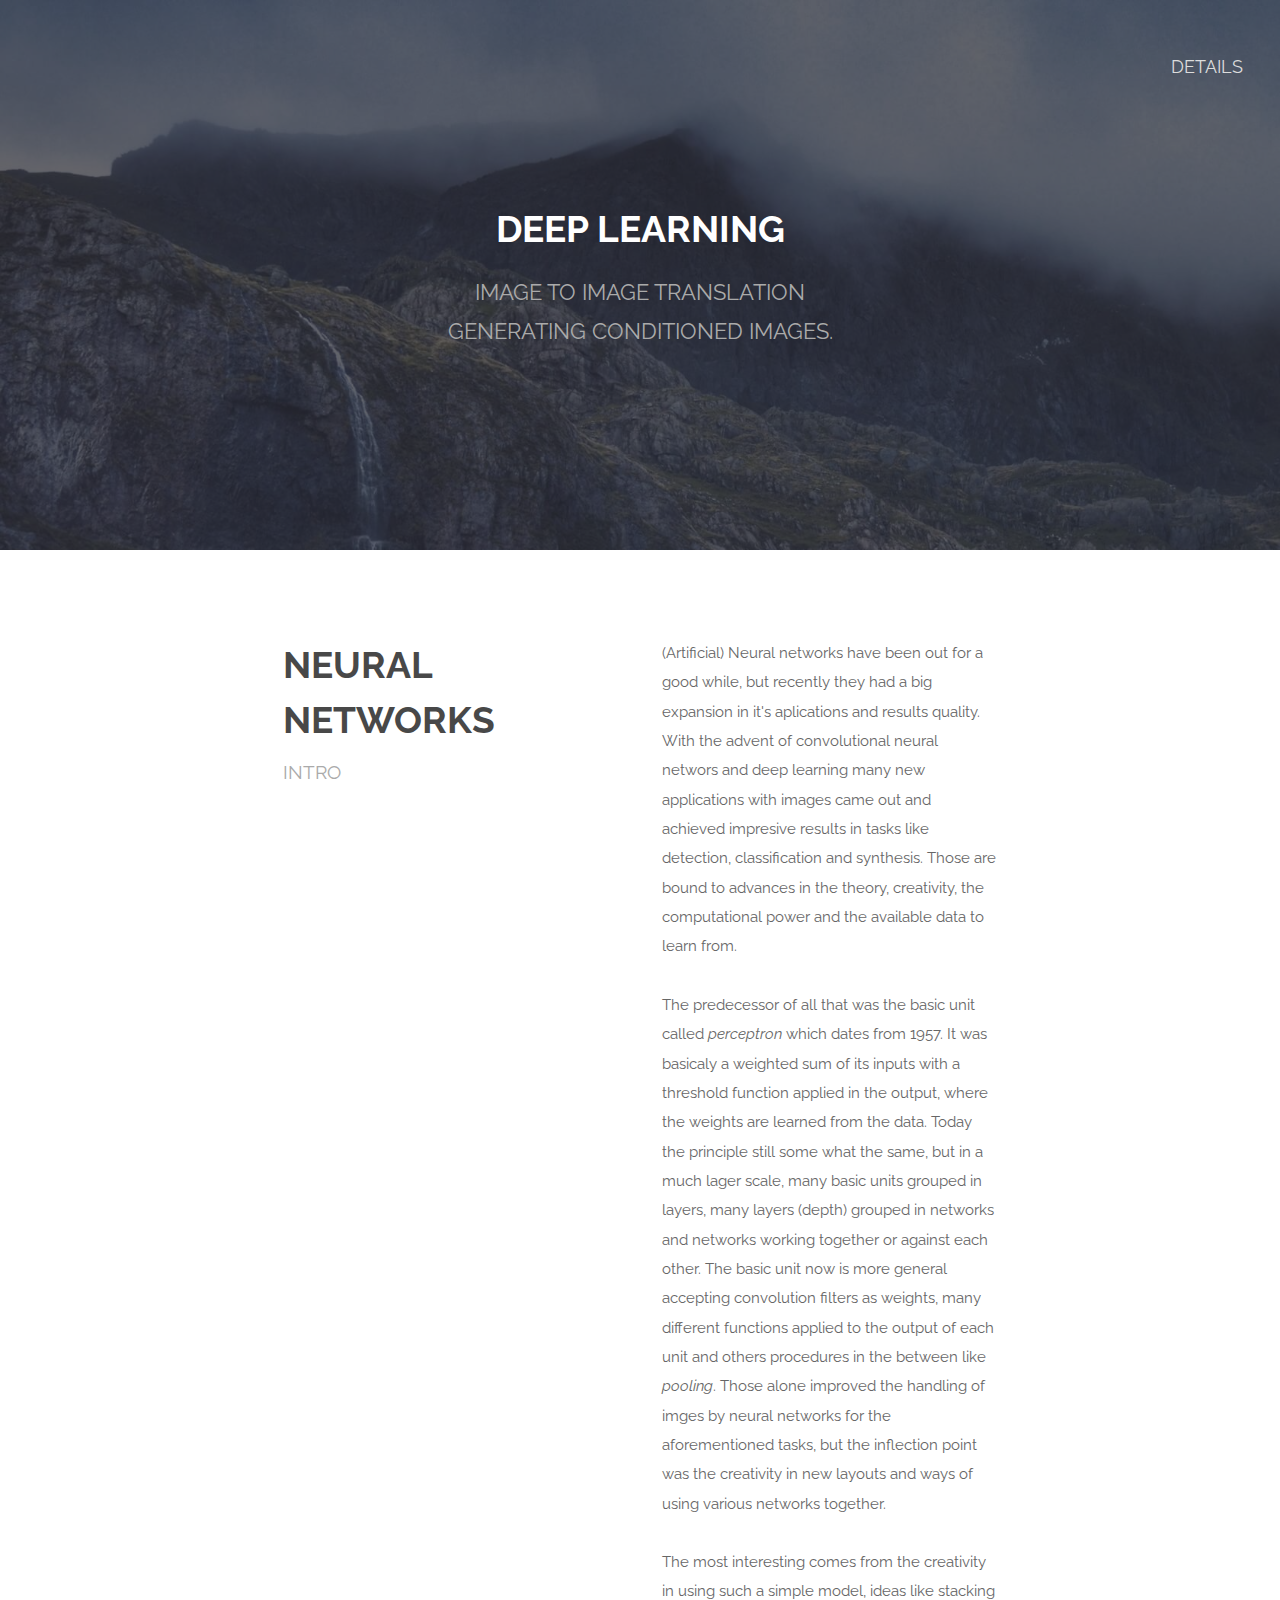
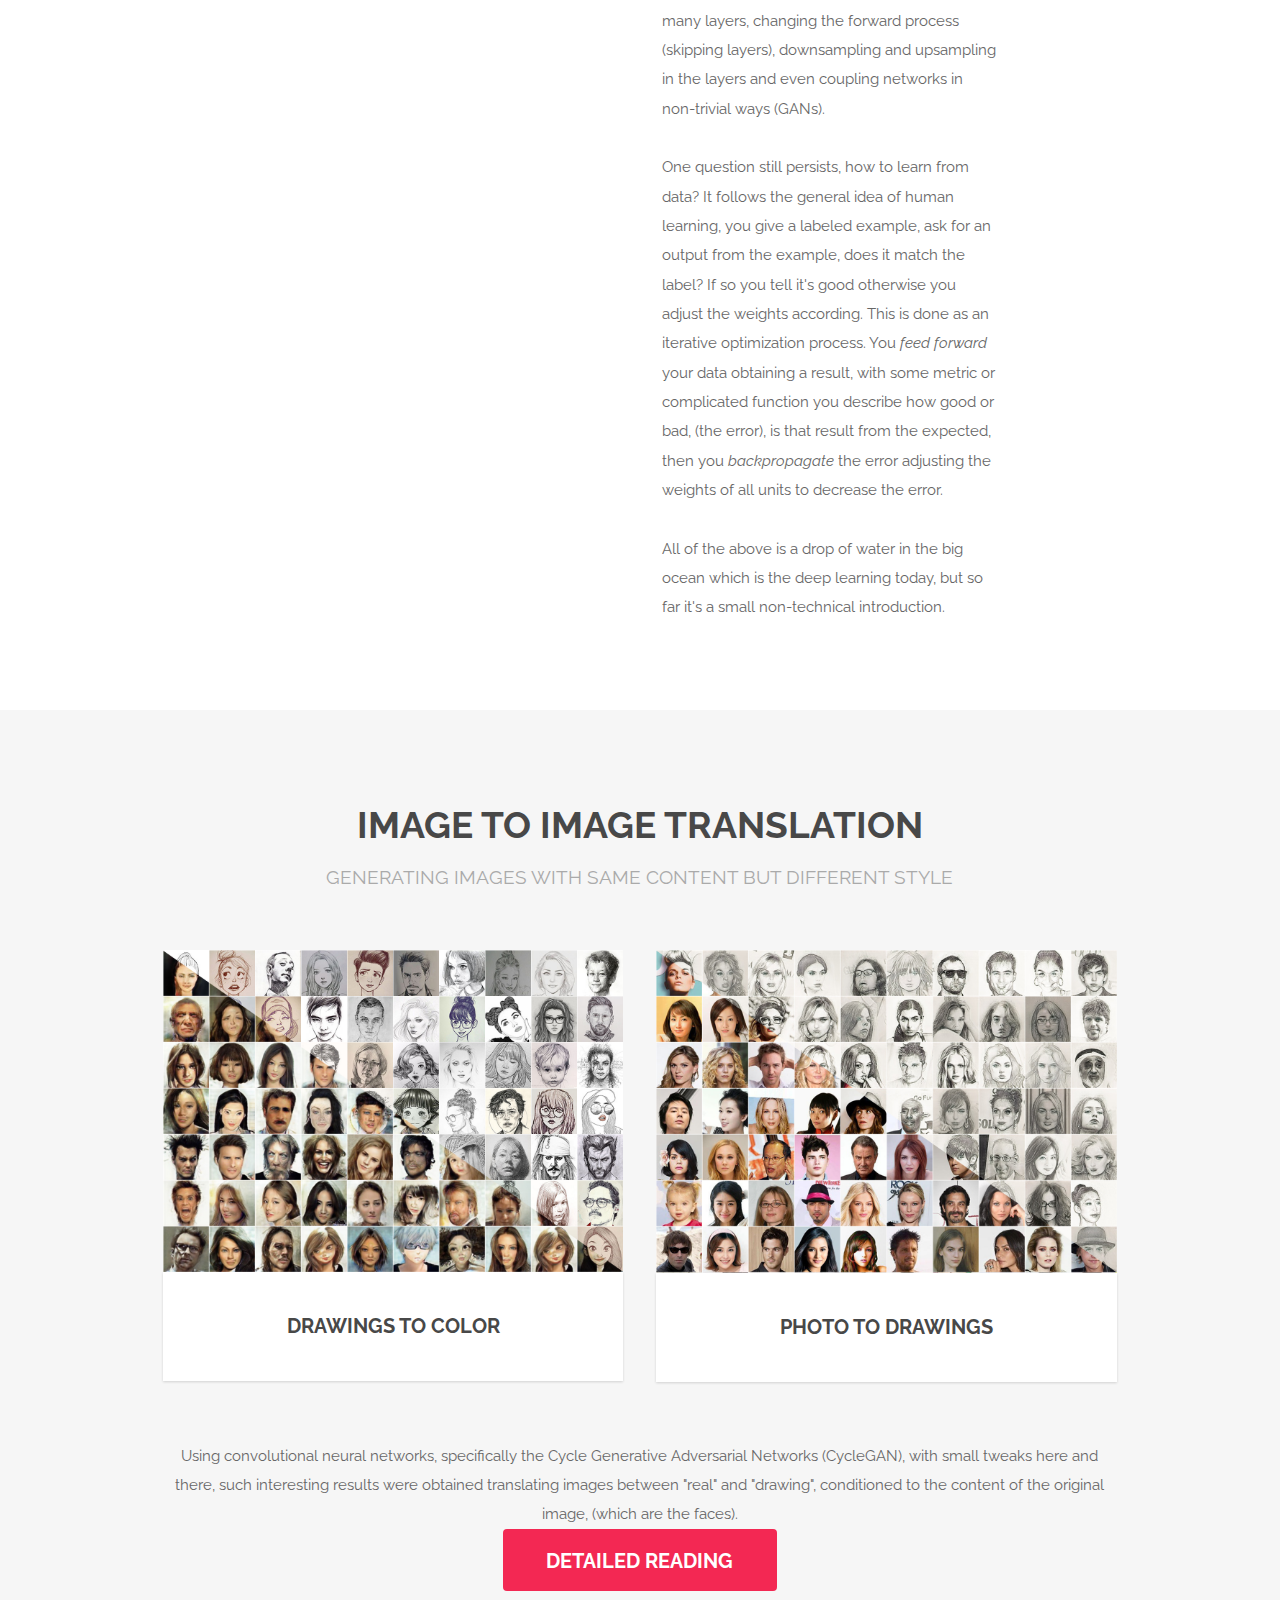
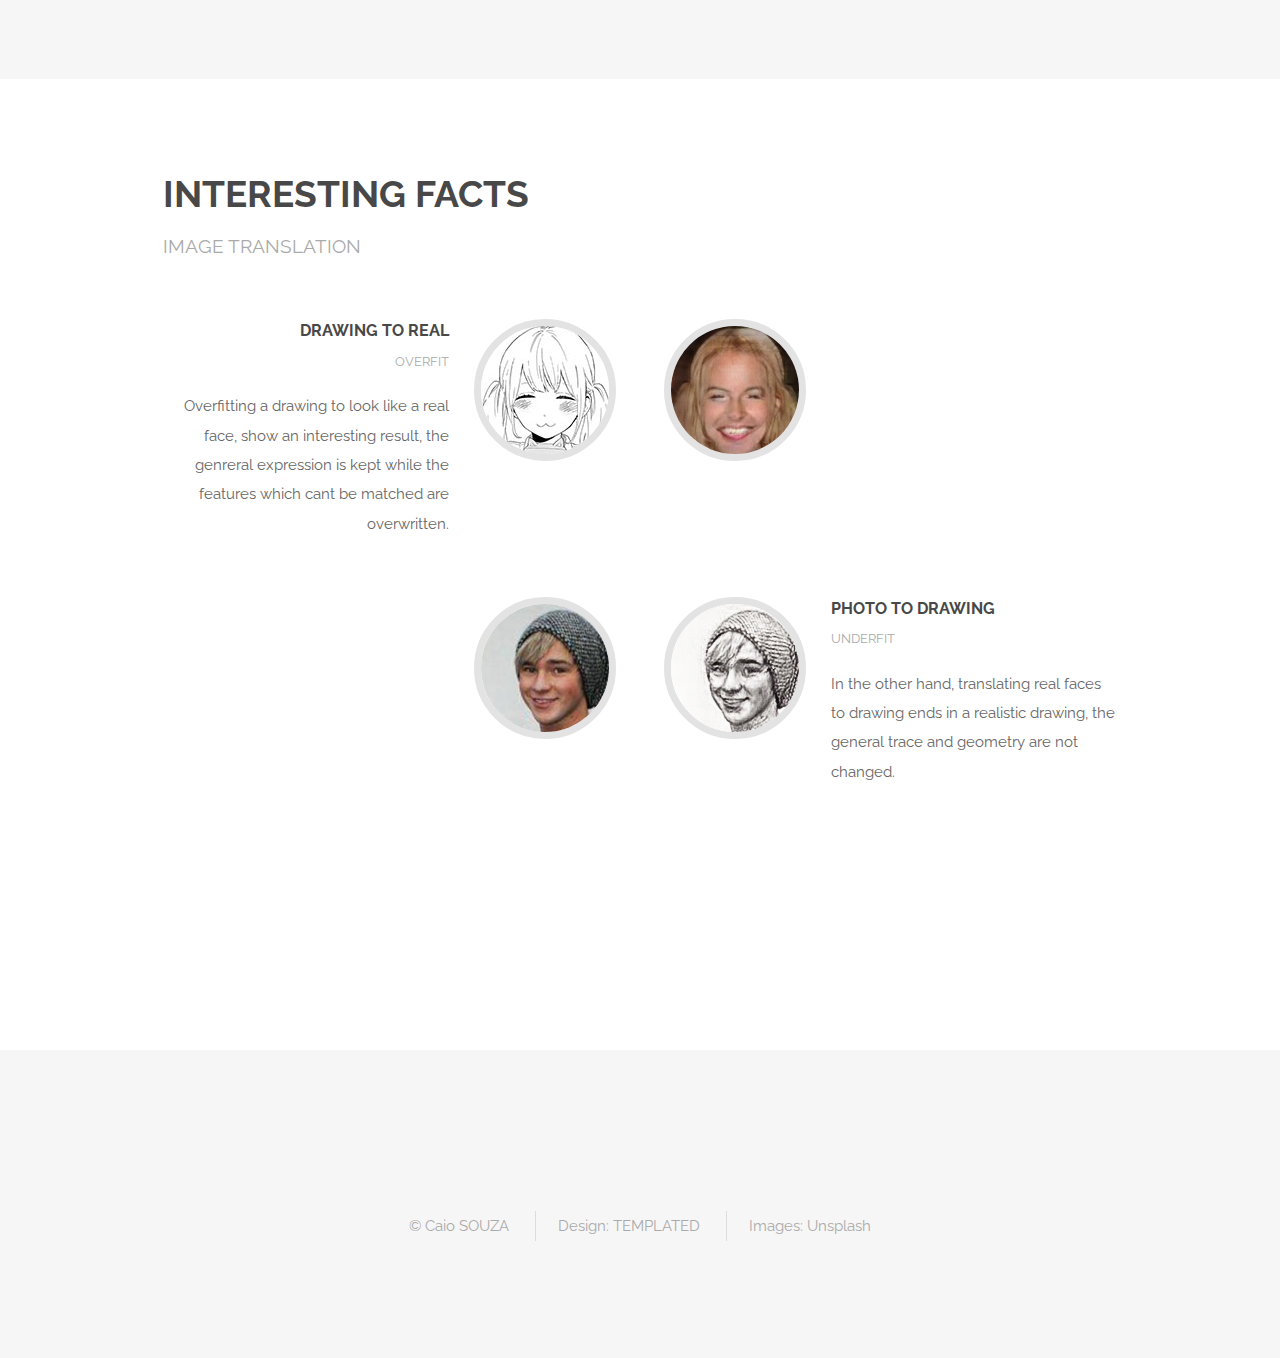
<file: docs/index.html>
<!DOCTYPE HTML>
<!--
	Spatial by TEMPLATED
	templated.co @templatedco
	Released for free under the Creative Commons Attribution 3.0 license (templated.co/license)
-->
<html>
	<head>
		<title>Deep Learning</title>
		<meta charset="utf-8" />
		<meta name="viewport" content="width=device-width, initial-scale=1" />
		<link rel="stylesheet" href="assets/css/main.css" />
	</head>
	<body class="landing">

		<!-- Header -->
			<header id="header" class="alt">
				<!-- <h1><strong><a href="index.html">Spatial</a></strong> by Templated</h1> -->
				<nav id="nav">
					<ul>
						<!--<li><a href="index.html">Intro</a></li>-->
						<li><a href="generic.html">Details</a></li>
						<!--<li><a href="elements.html">Elements</a></li>-->
					</ul>
				</nav>
			</header>

			<a href="#menu" class="navPanelToggle"><span class="fa fa-bars"></span></a>

		<!-- Banner -->
			<section id="banner">
				<h2>Deep Learning</h2>
				<p> Image to image translation<br /> Generating conditioned images.</p>
				<ul class="actions">
					<!--<li><a href="#" class="button special big">Get Started</a></li>-->
				</ul>
			</section>

			<!-- One -->
				<section id="one" class="wrapper style1">
					<div class="container 75%">
						<div class="row 200%">
							<div class="6u 12u$(medium)">
								<header class="major">
									<h2>Neural Networks</h2>
									<p>Intro</p>
								</header>
							</div>
							<div class="6u$ 12u$(medium)">
								<p>(Artificial) Neural networks have been out for a good while, but recently they had a big expansion in it's aplications and results quality. With the advent of convolutional neural networs and deep learning many new applications with images came out and achieved impresive results in tasks like detection, classification and synthesis. Those are bound to advances in the theory, creativity, the computational power and the available data to learn from.</p>
								
								<p>The predecessor of all that was the basic unit called <i>perceptron</i> which dates from 1957. It was basicaly a weighted sum of its inputs with a threshold function applied in the output, where the weights are learned from the data. Today the principle still some what the same, but in a much lager scale, many basic units grouped in layers, many layers (depth) grouped in networks and networks working together or against each other. The basic unit now is more general accepting convolution filters as weights, many different functions applied to the output of each unit and others procedures in the between like <i>pooling</i>. Those alone improved the handling of imges by neural networks for the aforementioned tasks, but the inflection point was the creativity in  new layouts and ways of using various networks together.</p>
								
								<p>The most interesting comes from the creativity in using such a simple model, ideas like stacking many layers, changing the forward process (skipping layers), downsampling and upsampling in the layers and even coupling networks in non-trivial ways (GANs).</p>
								
								<p>One question still persists, how to learn from data? It follows the general idea of human learning, you give a labeled example, ask for an output from the example, does it match the label? If so you tell it's good otherwise you adjust the weights according. This is done as an iterative optimization process. You <i>feed forward</i> your data obtaining a result, with some metric or complicated function you describe how good or bad, (the error), is that result from the expected, then you <i>backpropagate</i> the error adjusting the weights of all units to decrease the error.</p>

								<p>All of the above is a drop of water in the big ocean which is the deep learning today, but so far it's a small non-technical introduction.</p>
							</div>
						</div>
					</div>
				</section>

			<!-- Two -->
				<section id="two" class="wrapper style2 special">
					<div class="container">
						<header class="major">
							<h2>Image to image translation</h2>
							<p>Generating images with same content but different style</p>
						</header>
						<div class="row 150%">
							<div class="6u 12u$(xsmall)">
								<div class="image fit captioned">
									<img src="images/color-drawing1.png" alt="" />
									<h3>Drawings to color</h3>
								</div>
							</div>
							<div class="6u$ 12u$(xsmall)">
								<div class="image fit captioned">
									<img src="images/real-draw.png" alt="" />
									<h3>Photo to drawings</h3>
								</div>
							</div>
						</div>
						<div class="container">
							Using convolutional neural networks, specifically the Cycle Generative Adversarial Networks (CycleGAN), with small tweaks here and there, such interesting results were obtained translating images between "real" and "drawing", conditioned to the content of the original image, (which are the faces).
						</div>
						<ul class="actions">
							<li><a href="generic.html" class="button special big">Detailed reading</a></li>
							<!--<li><a href="#" class="button special big">Nulla luctus</a></li>
							<li><a href="#" class="button big">Sed vulputate</a></li>-->
						</ul>
					</div>
				</section>

			<!-- Three -->
				<section id="three" class="wrapper style1">
					<div class="container">
						<header class="major special">
							<h2>Interesting facts</h2>
							<p>Image translation</p>
						</header>
						<div class="feature-grid">
						<div style="display: block; overflow: auto;">
							<div class="feature">
								<div class="image rounded"><img src="images/121.jpg" alt="" /></div>
								<div class="content">
									<header>
										<h4>Drawing to Real</h4>
										<p>overfit</p>
									</header>
									<p>Overfitting a drawing to look like a real face, show an interesting result, the genreral expression is kept while the features which cant be matched are overwritten.</p>
								</div>
							</div>
							<div class="feature">
								<div class="image rounded"><img src="images/25.jpg" alt="" /></div>
								<div class="content">
									<!--<header>
										<h4>Recusandae nemo</h4>
										<p>Ratione maiores a, commodi</p>
									</header>
									<p>Animi mollitia optio culpa expedita. Dolorem alias minima culpa repellat. Dolores, fuga maiores ut obcaecati blanditiis, at aperiam doloremque.</p>-->
								</div>
							</div>
						</div>
						<div style="display: block; overflow: auto;">
							<div class="feature">
								<div class="image rounded"><img src="images/1782.png" alt="" /></div>
								<div class="content">
									<!--<header>
										<h4>Laudantium fugit</h4>
										<p>Possimus ex reprehenderit eaque</p>
									</header>
									<p>Maiores iusto inventore fugit architecto est iste expedita commodi sed, quasi feugiat nam neque mollitia vitae omnis, ea natus facere.</p>-->
								</div>
							</div>
							<div class="feature">
								<div class="image rounded"><img src="images/1782-1.jpg" alt="" /></div>
								<div class="content">
									<header>
										<h4>Photo to drawing</h4>
										<p>Underfit</p>
									</header>
									<p>In the other hand, translating real faces to drawing ends in a realistic drawing, the general trace and geometry are not changed.</p>
								</div>
							</div>
						</div>
						</div>
					</div>
				</section>

			<!-- Four -->
				<section id="four" class="wrapper style3 special">
					<!--<div class="container">
						<header class="major">
							<h2>Aenean elementum ligula</h2>
							<p>Feugiat sed lorem ipsum magna</p>
						</header>
						<ul class="actions">
							<li><a href="#" class="button special big">Get in touch</a></li>
						</ul>
					</div>-->
				</section>

		<!-- Footer -->
			<footer id="footer">
				<div class="container">
					<ul class="icons">
						<!--<li><a href="#" class="icon fa-facebook"></a></li>
						<li><a href="#" class="icon fa-twitter"></a></li>
						<li><a href="#" class="icon fa-instagram"></a></li>-->
					</ul>
					<ul class="copyright">
						<li>&copy; Caio SOUZA</li>
						<li>Design: <a href="http://templated.co">TEMPLATED</a></li>
						<li>Images: <a href="http://unsplash.com">Unsplash</a></li>
					</ul>
				</div>
			</footer>

		<!-- Scripts -->
			<script src="assets/js/jquery.min.js"></script>
			<script src="assets/js/skel.min.js"></script>
			<script src="assets/js/util.js"></script>
			<script src="assets/js/main.js"></script>

	</body>
</html>
</file>
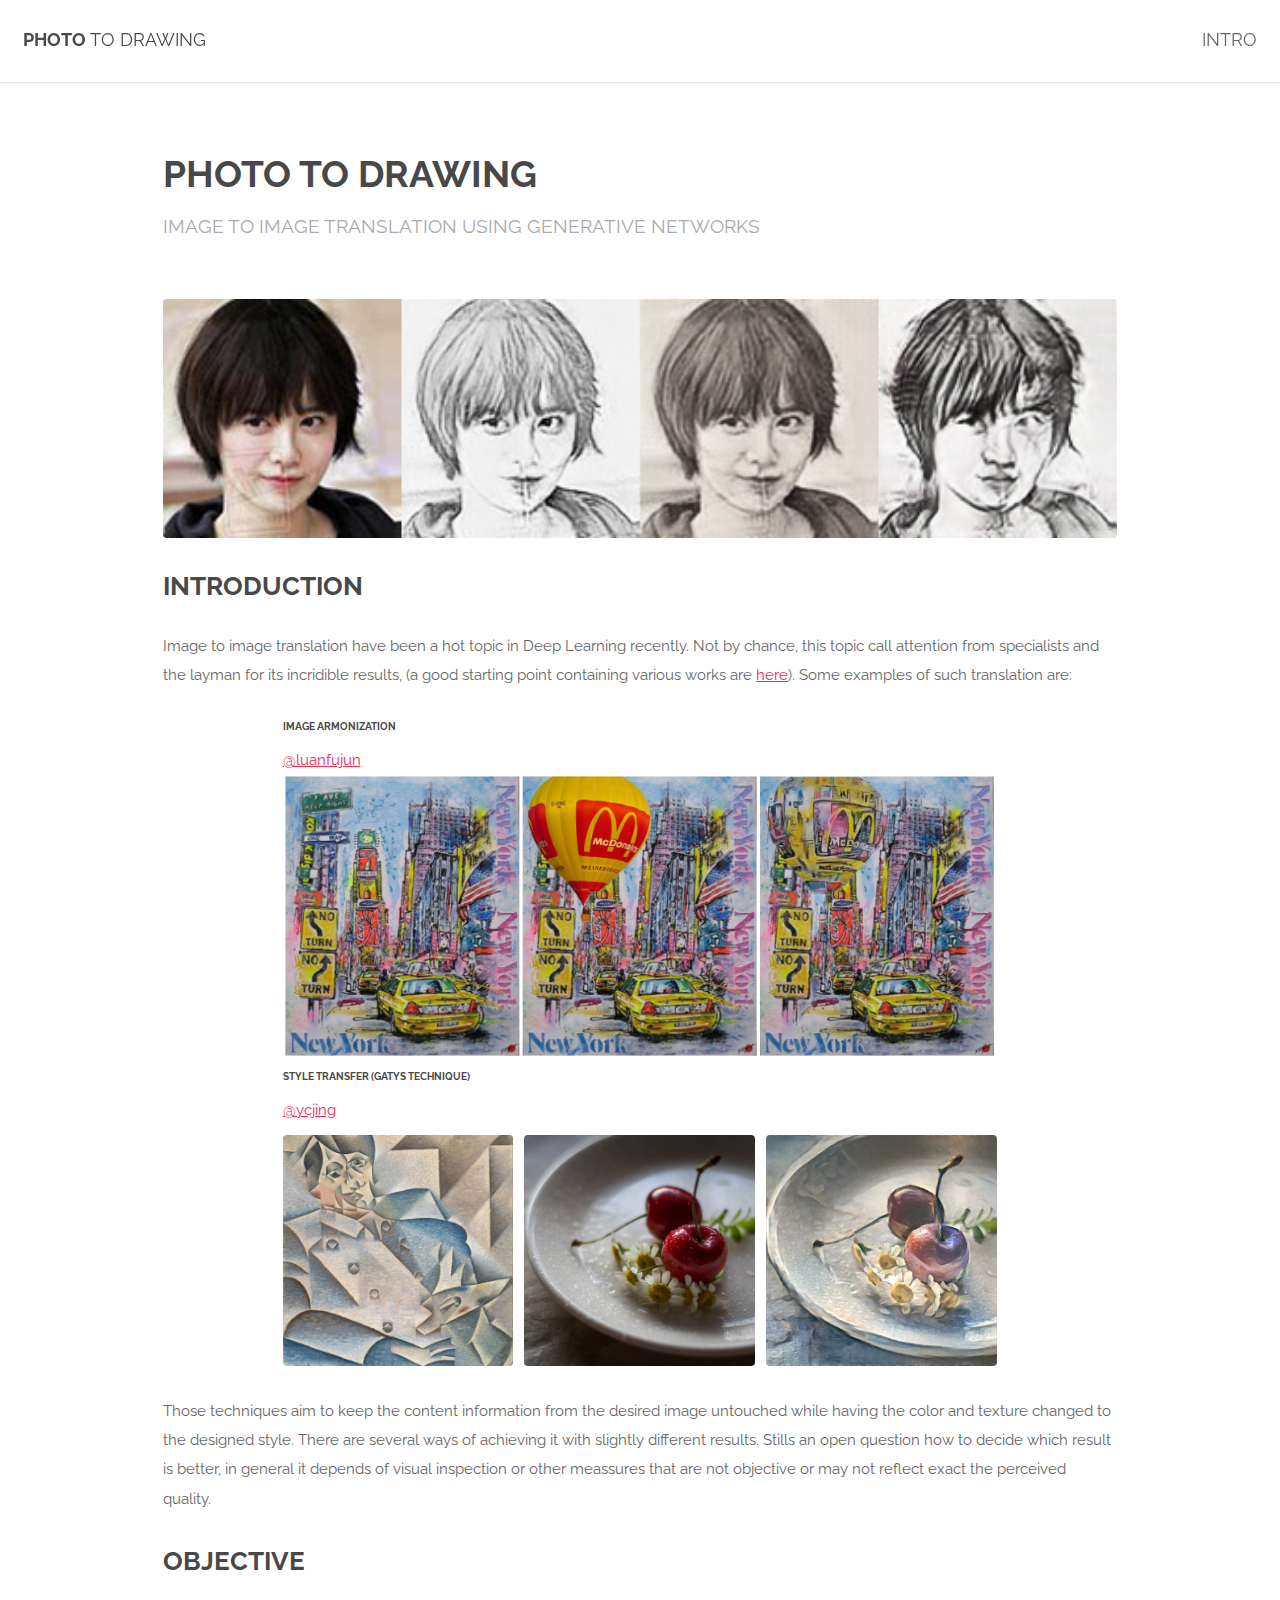
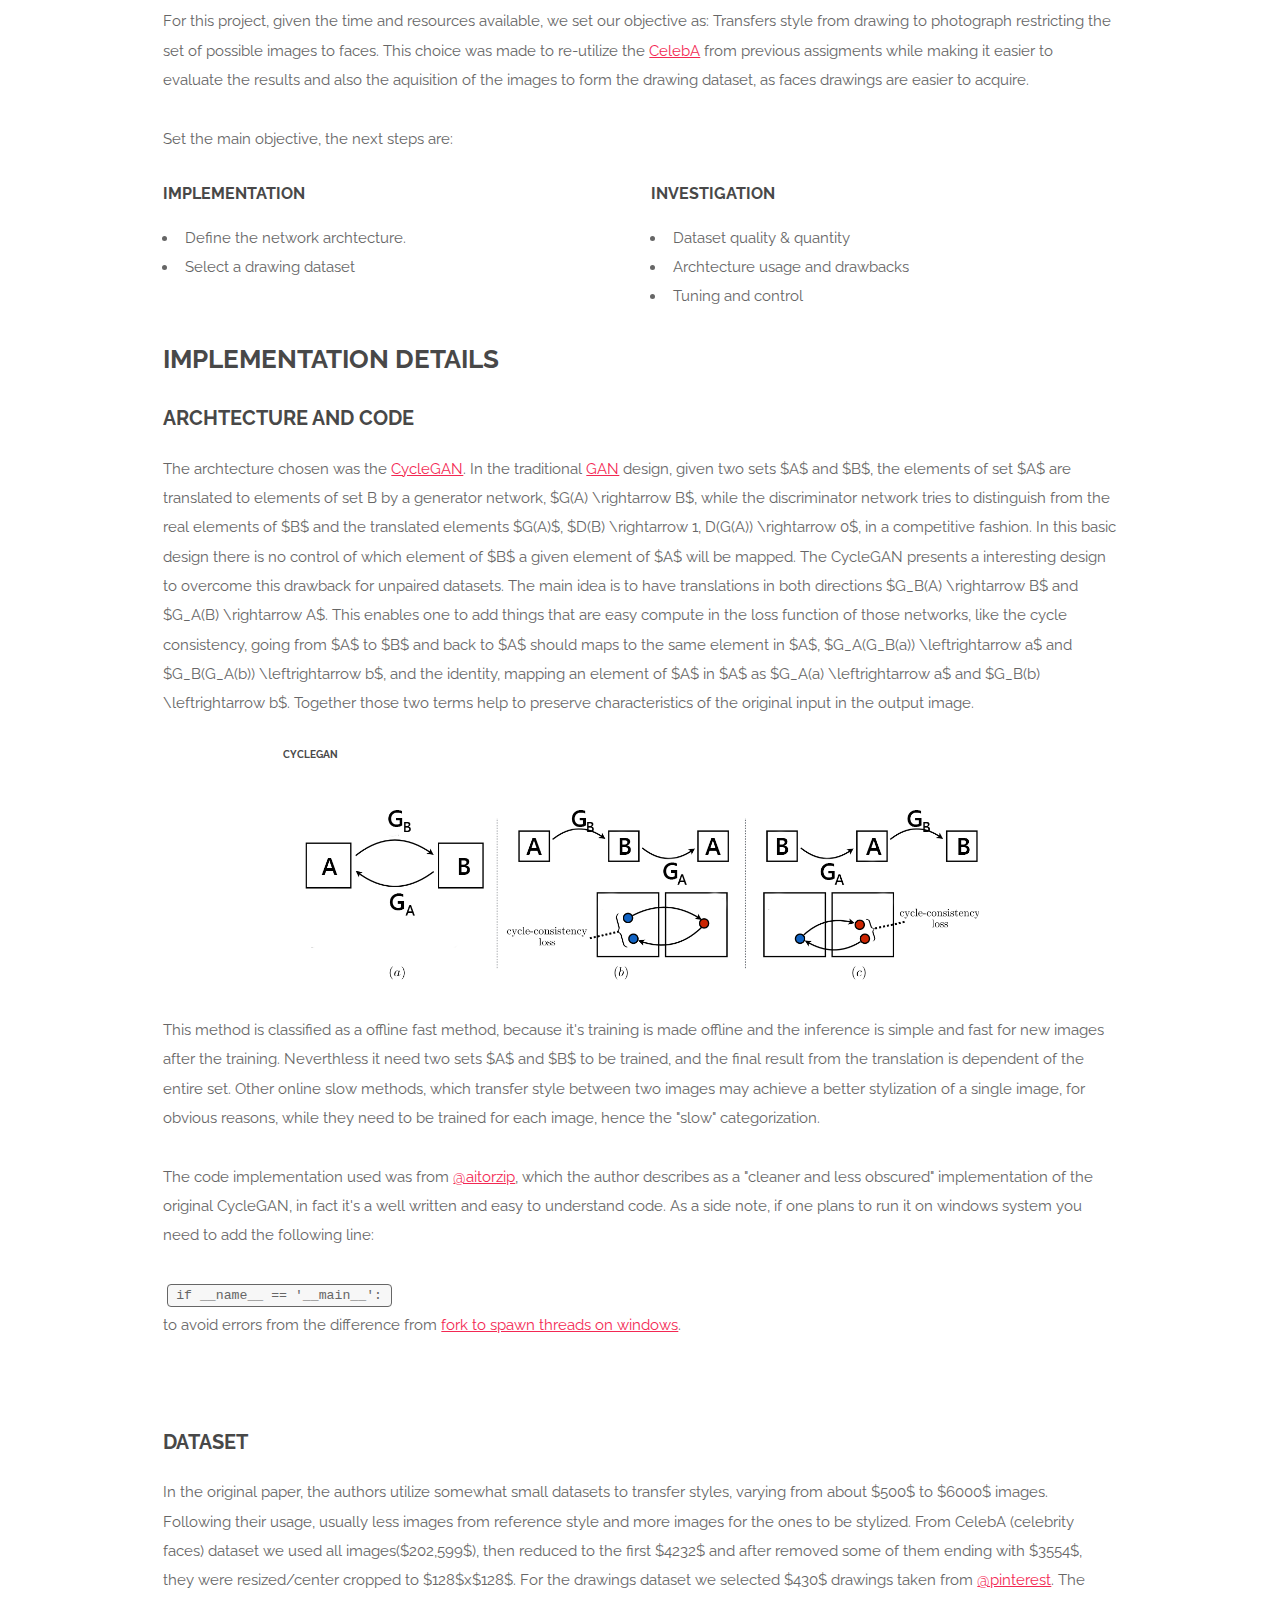
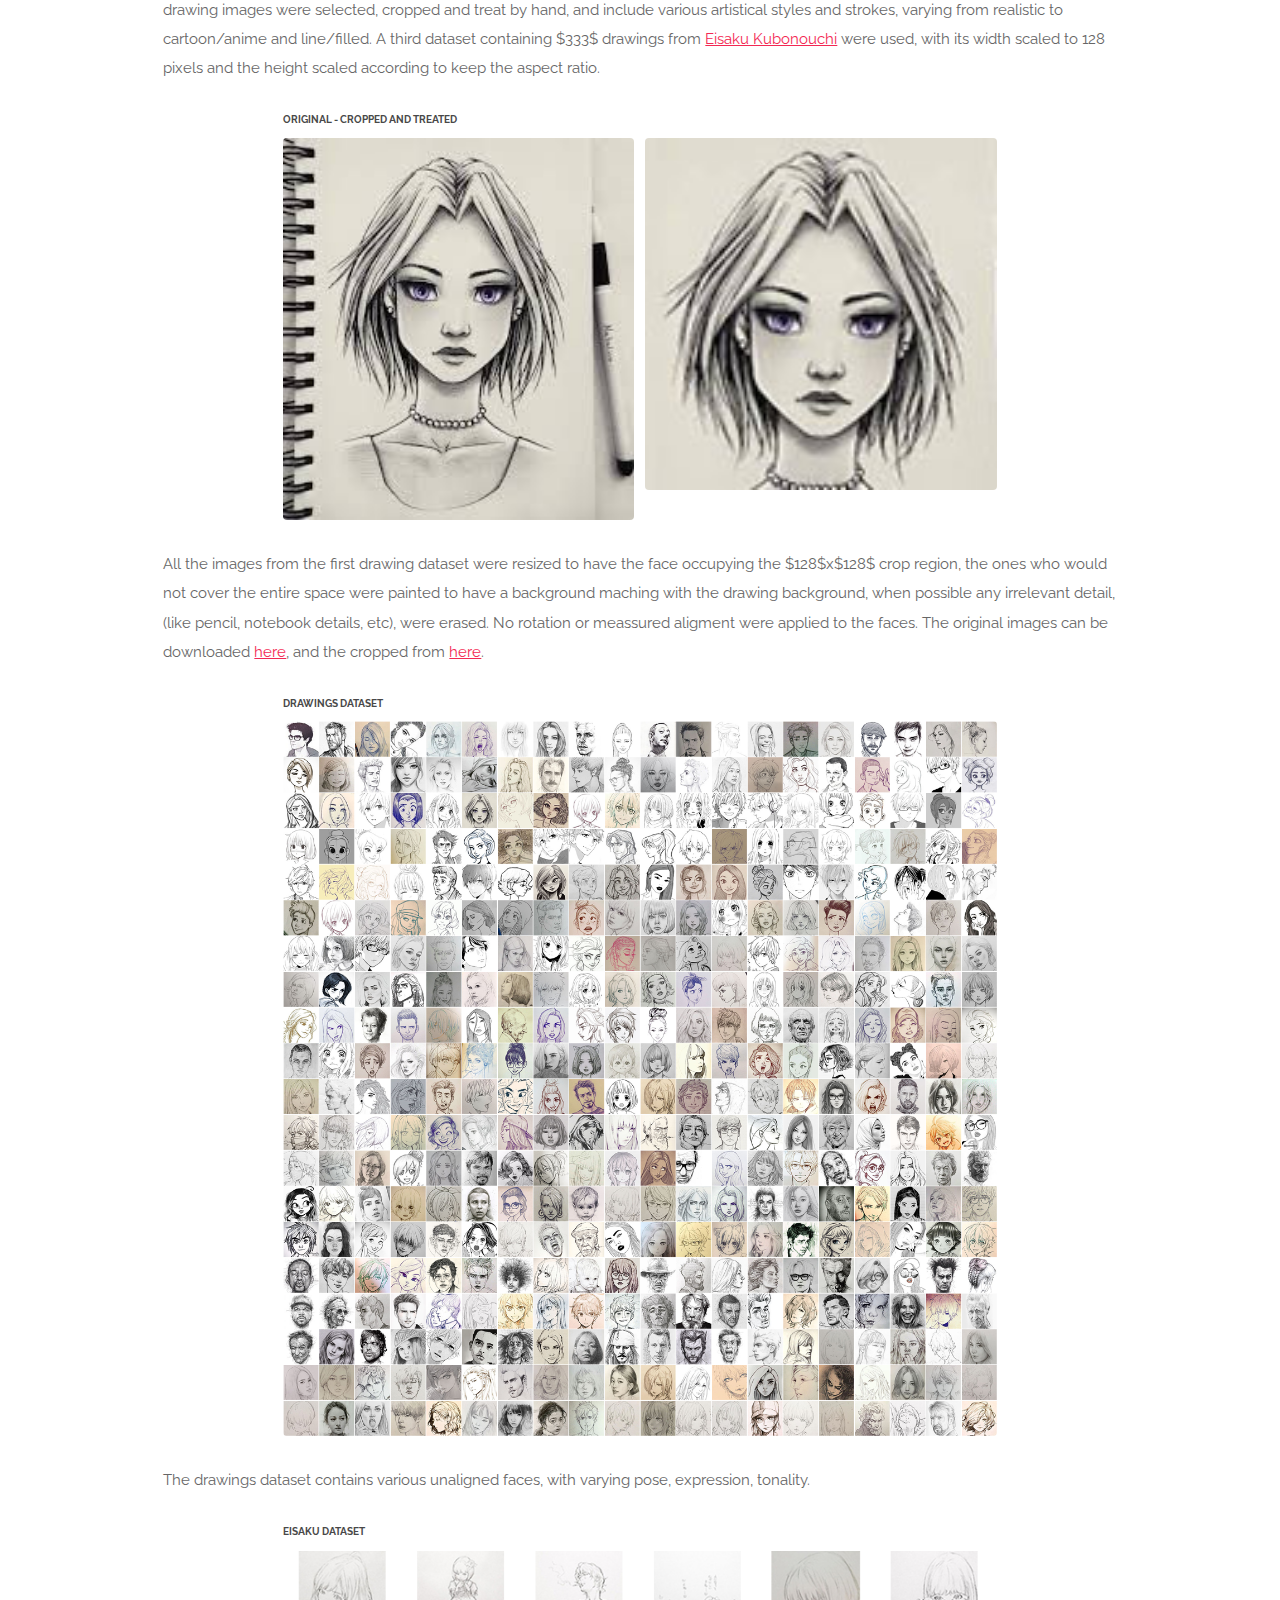
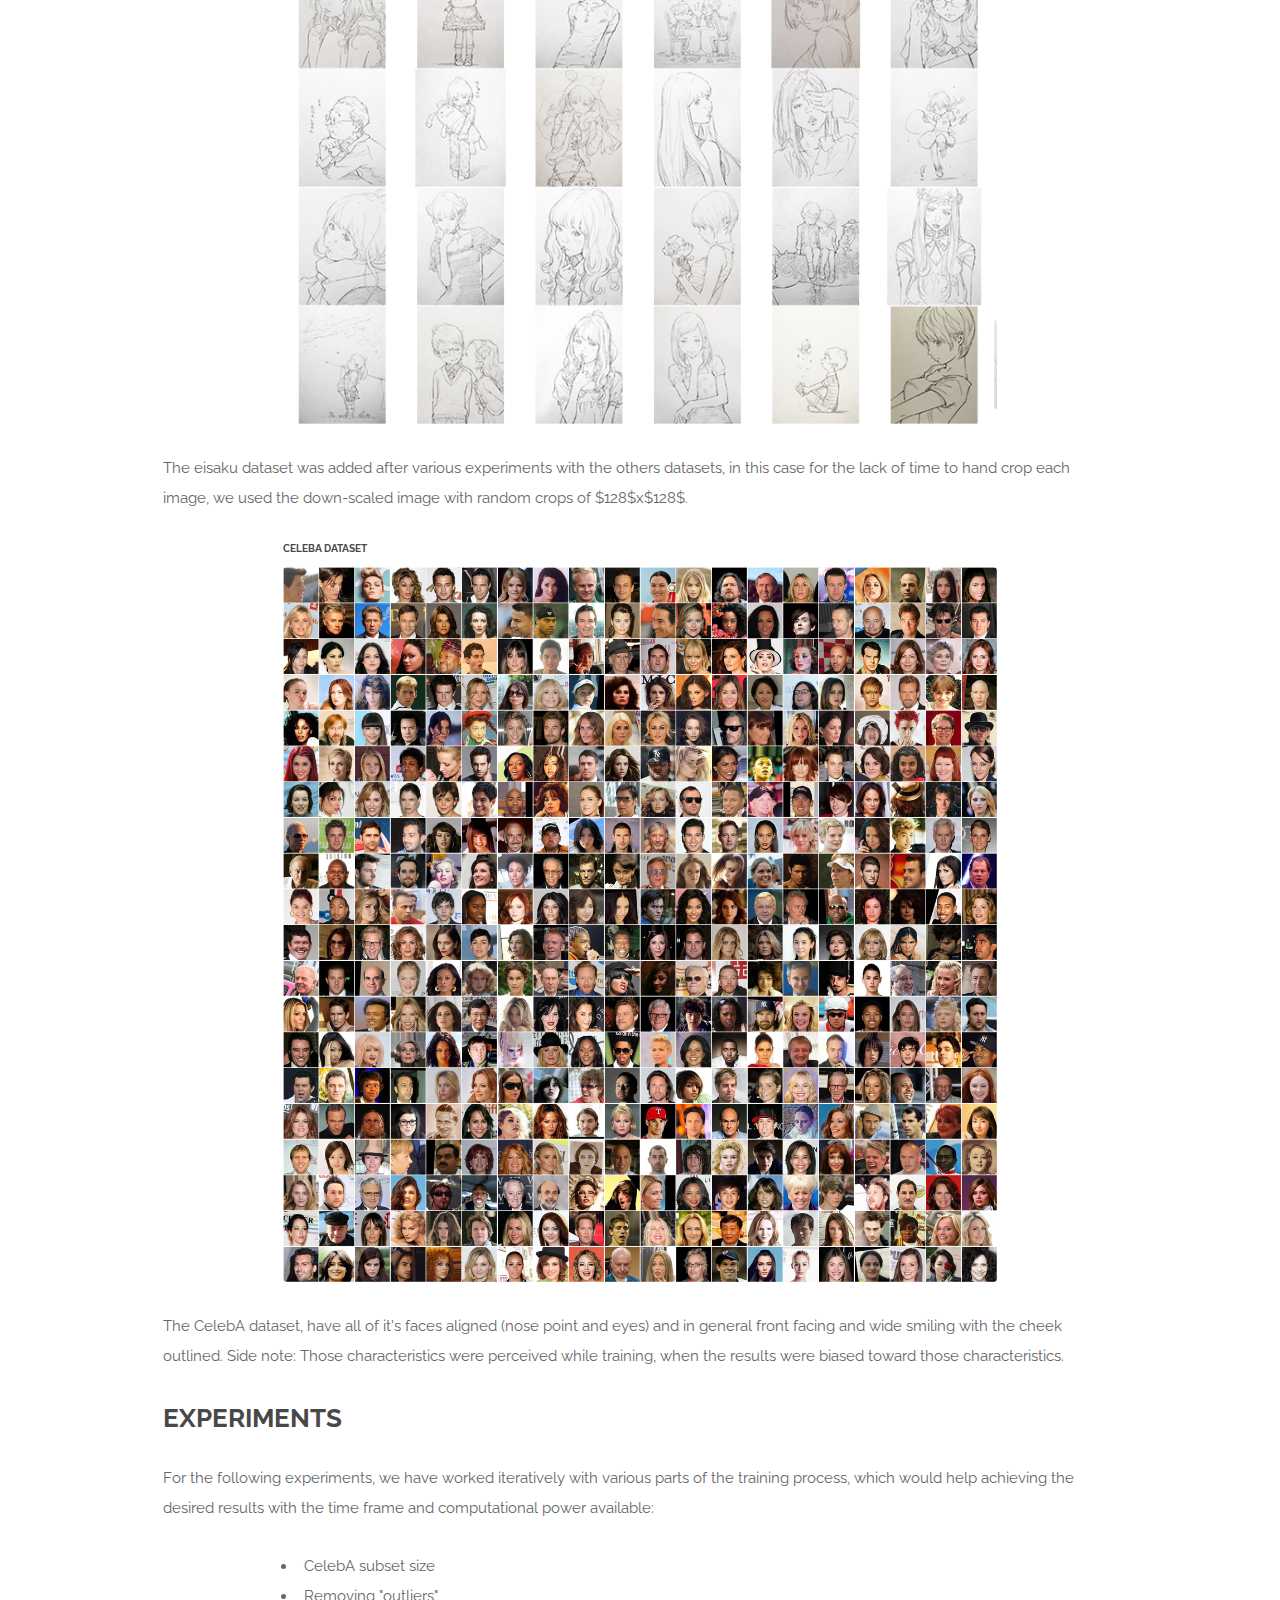
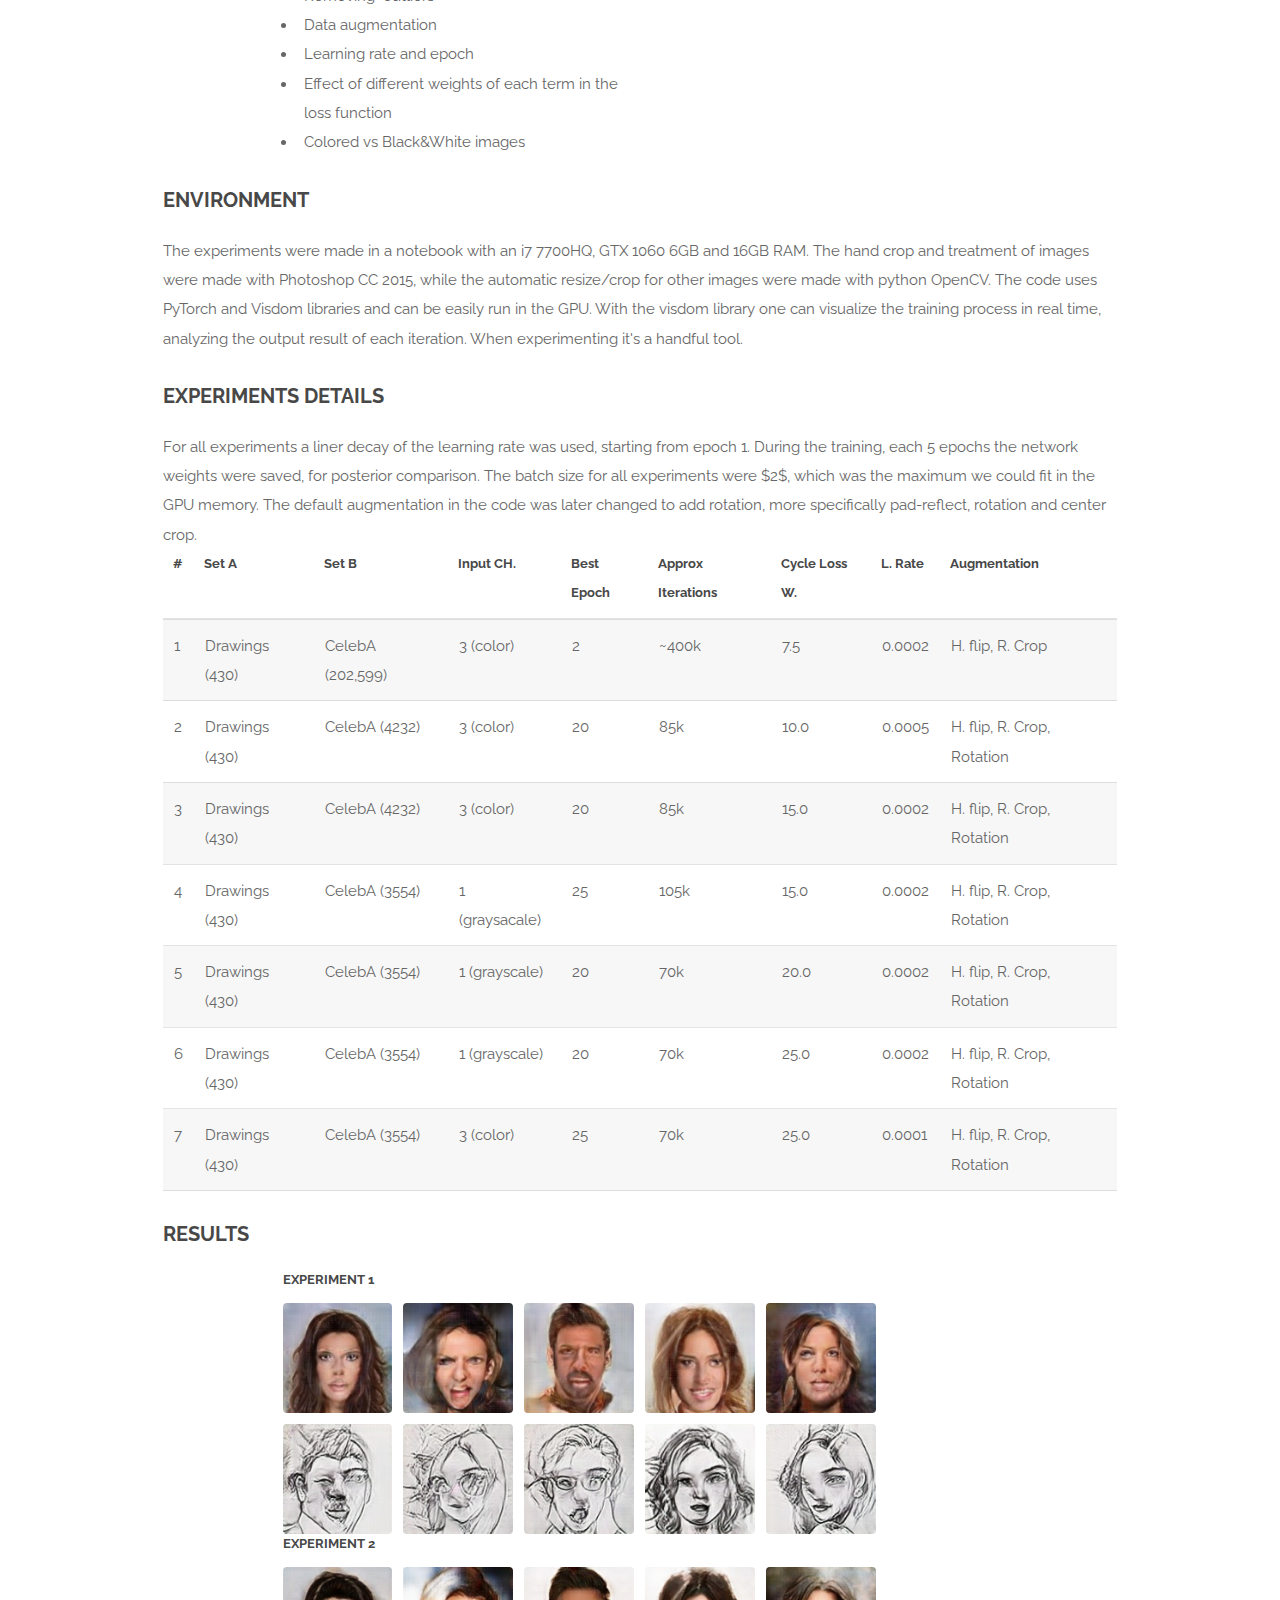
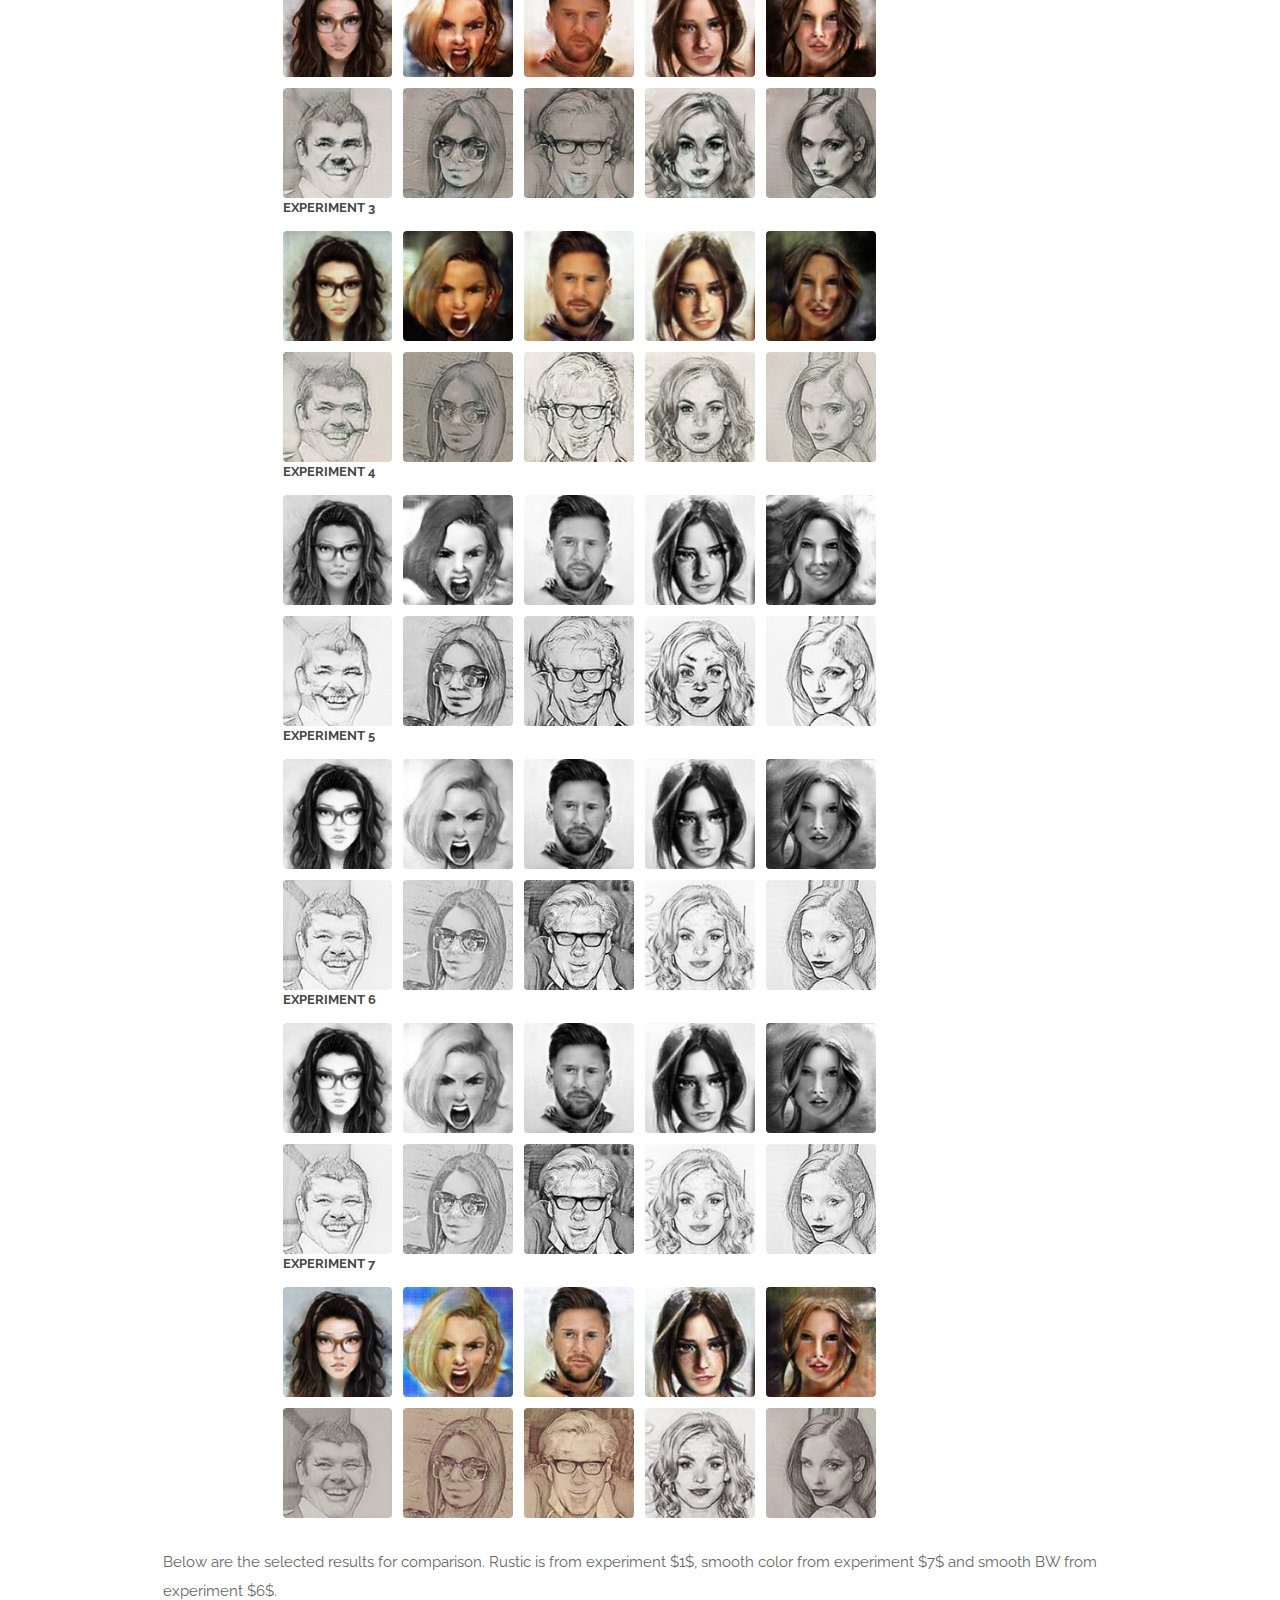
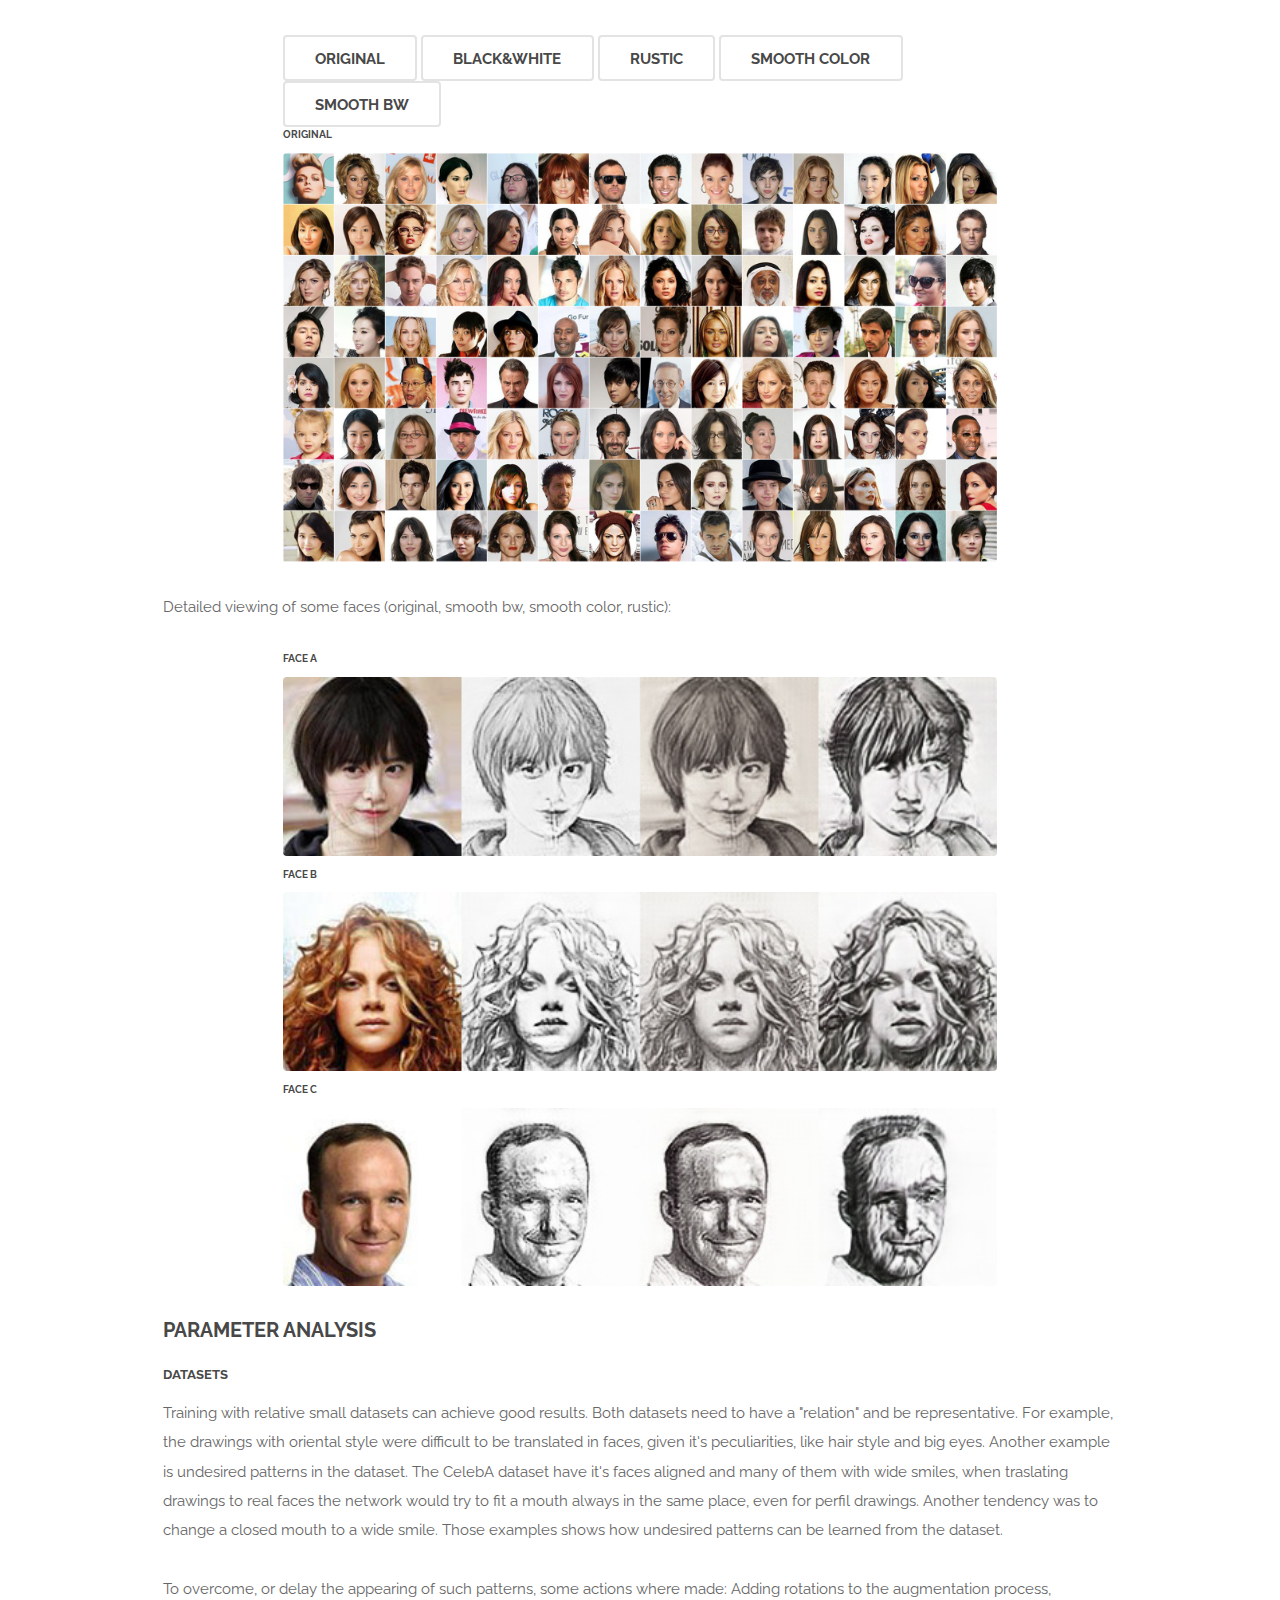
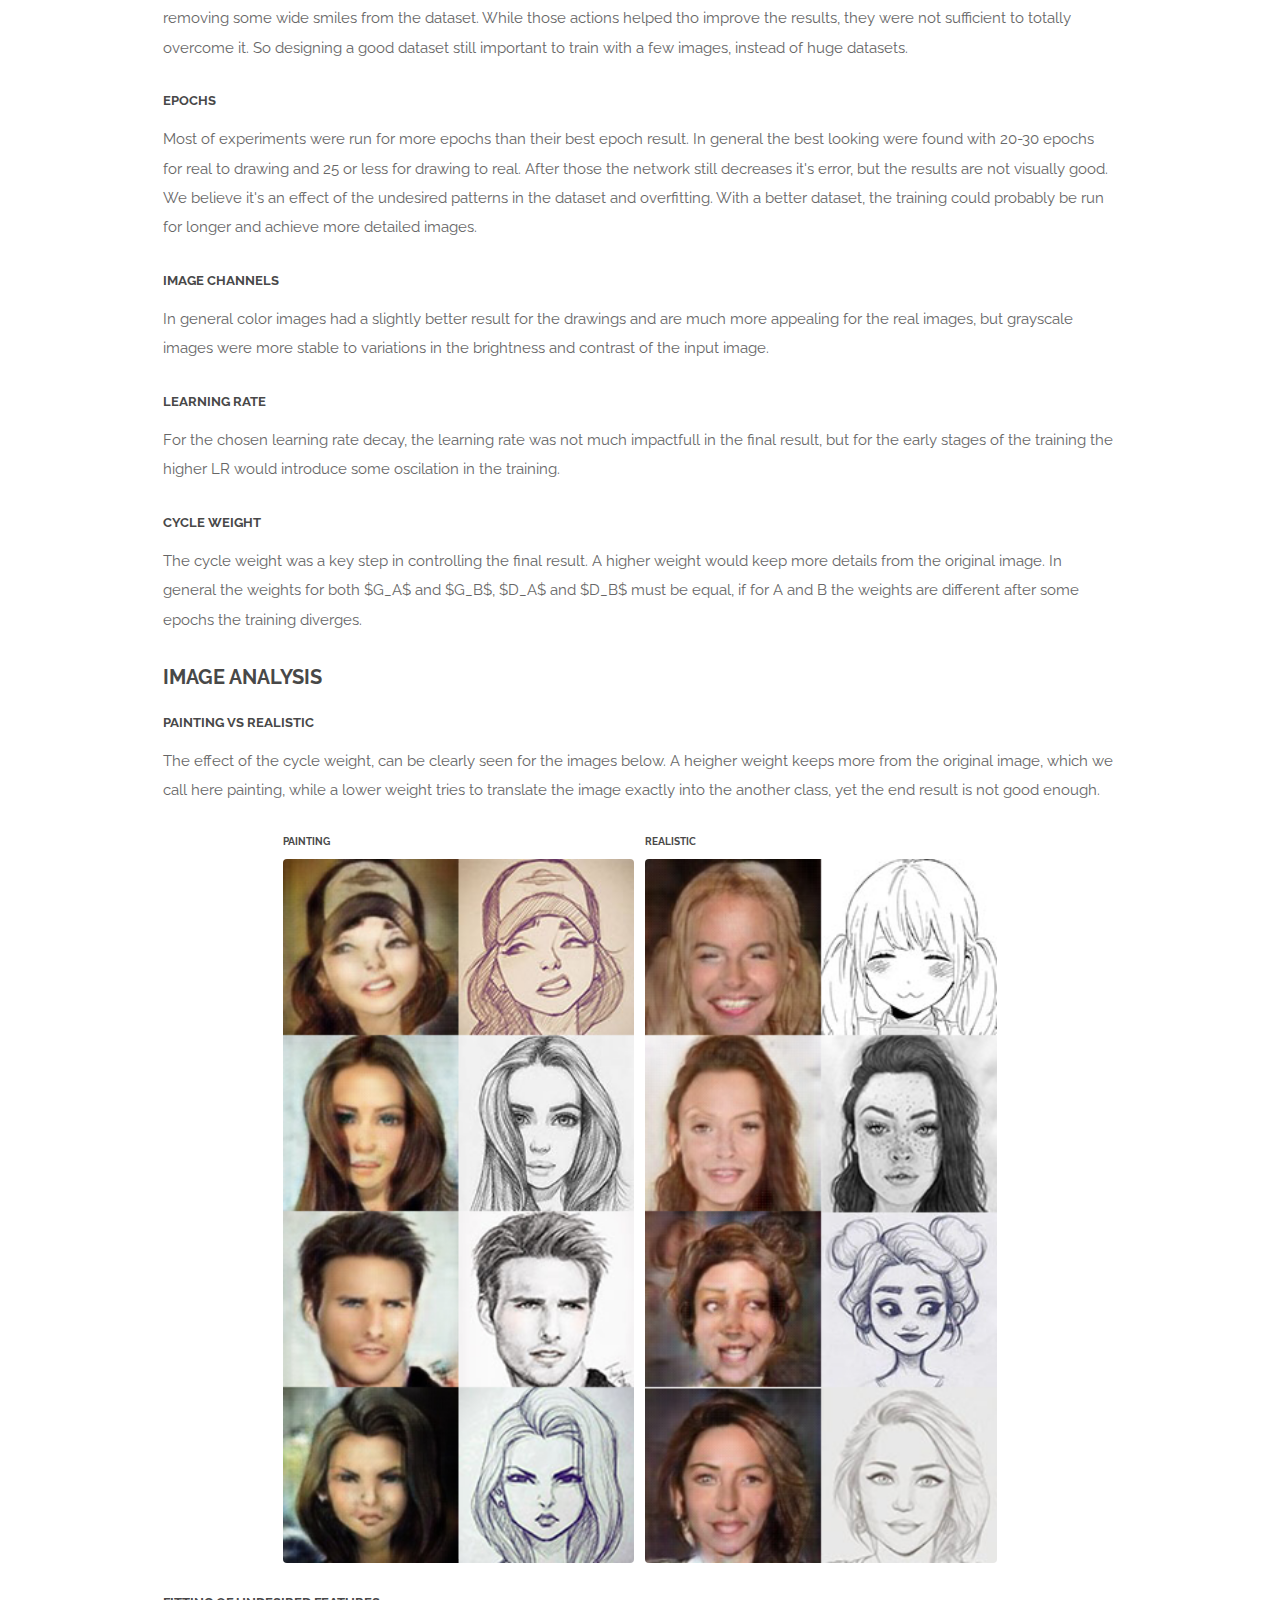
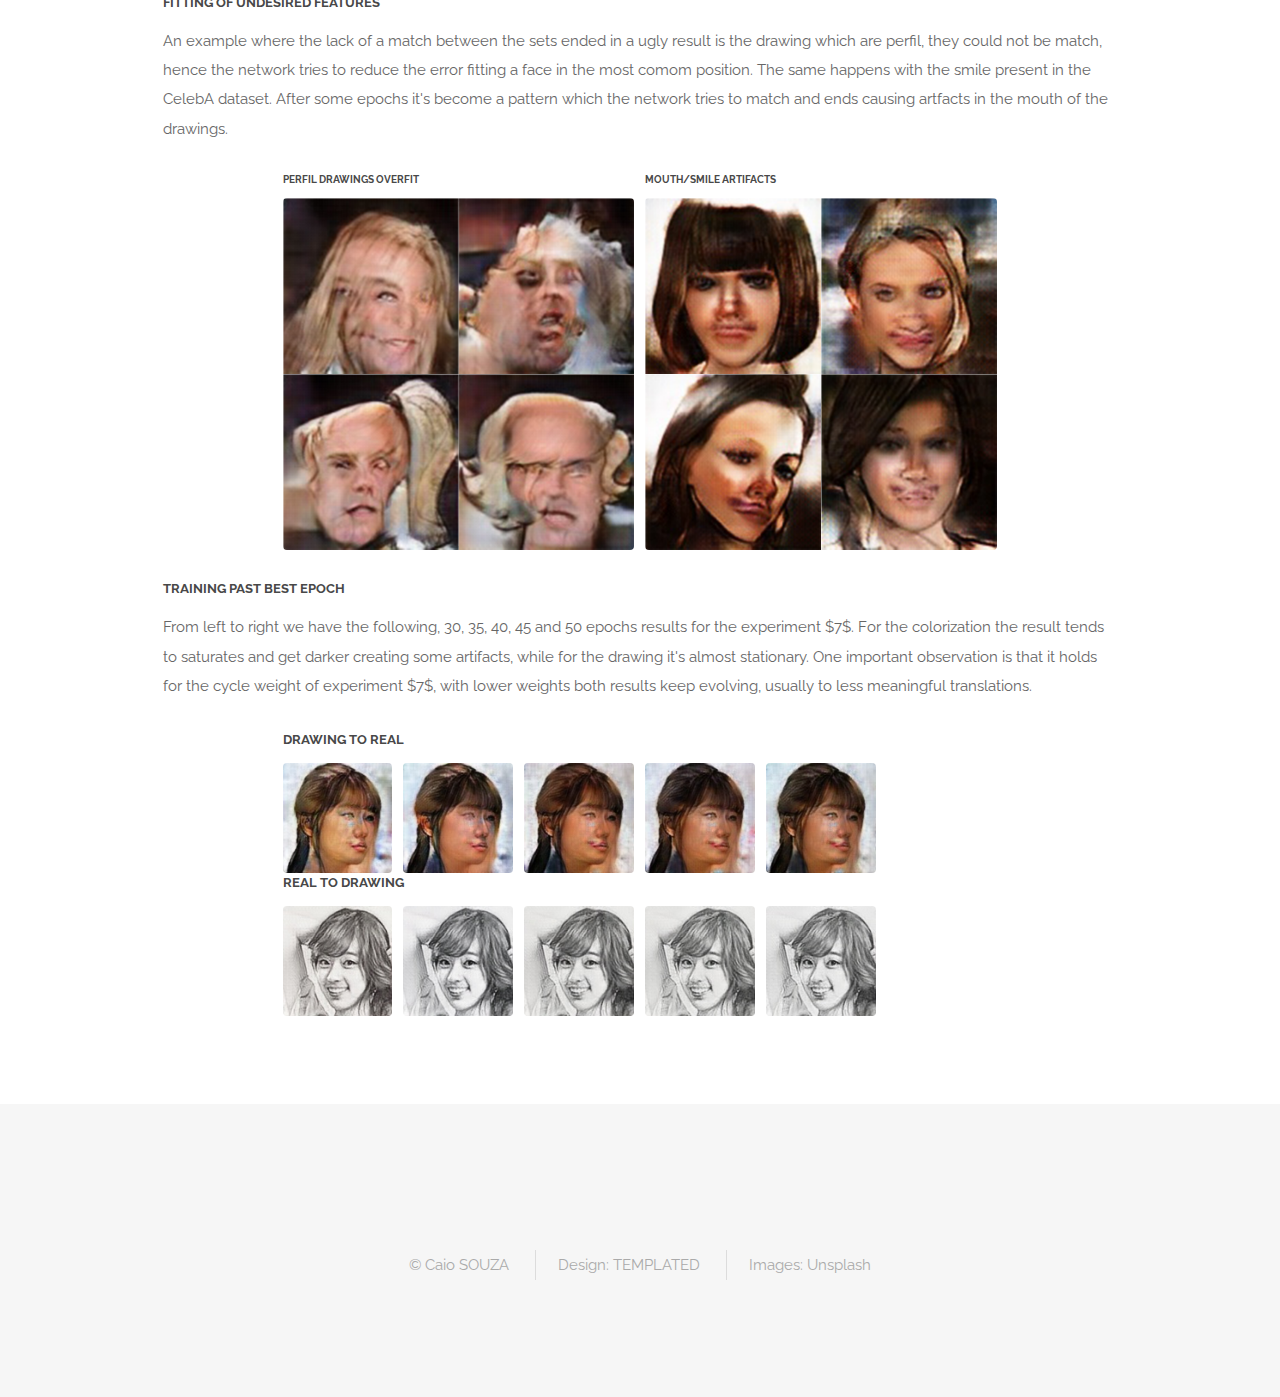
<file: docs/generic.html>
<!DOCTYPE HTML>
<!--
	Spatial by TEMPLATED
	templated.co @templatedco
	Released for free under the Creative Commons Attribution 3.0 license (templated.co/license)
-->
<html>
	<head>
		<title>Deep Learning</title>
		<meta charset="utf-8" />
		<meta name="viewport" content="width=device-width, initial-scale=1" />
		<link rel="stylesheet" href="assets/css/main.css" />
	</head>
	<body>

		<!-- Header -->
			<header id="header">
				<h1><strong>Photo</strong> to Drawing</h1>
				<nav id="nav">
					<ul>
						<li><a href="index.html">Intro</a></li>
						<!--<li><a href="generic.html">D</a></li>
						<li><a href="elements.html">Elements</a></li>-->
					</ul>
				</nav>
			</header>

			<a href="#menu" class="navPanelToggle"><span class="fa fa-bars"></span></a>

		<!-- Main -->
			<section id="main" class="wrapper">
				<div class="container">

					<header class="major special">
						<h2>Photo to Drawing</h2>
						<p>Image to image translation using generative networks</p>
					</header>

					<a href="#" class="image fit"><img src="images/head.png" alt="" /></a>
					
					<h2>Introduction</h2>
					<p>Image to image translation have been a hot topic in Deep Learning recently. Not by chance, this topic call attention from specialists and the layman for its incridible results, (a good starting point containing various works are <a href="https://github.com/ycjing/Neural-Style-Transfer-Papers">here</a>). Some examples of such translation are:</p>
					<div class="box alt center">
						<div class="row 50% uniform">
							<div class="12u center">
								<h6>Image armonization</h6><a href="https://github.com/luanfujun/deep-painterly-harmonization">@luanfujun</a>
								<span class="image fit"><img src="images/armonization.png" alt="" /></span>
							</div>
							
							<div class="12u center">
							<h6>Style transfer (Gatys technique)</h6><a href="https://github.com/ycjing/Neural-Style-Transfer-Papers">@ycjing</a></br>
							</div>
							<div class="4u"><span class="image fit"><img src="images/2.jpg" alt="" /></span></div>
							<div class="4u"><span class="image fit"><img src="images/23.jpg" alt="" /></span></div>
							<div class="4u$"><span class="image fit"><img src="images/23_s.jpg" alt="" /></span></div>
							<!--<div class="4u"><span class="image fit"><img src="images/5.jpg" alt="" /></span></div>
							<div class="4u"><span class="image fit"><img src="images/12_o.jpg" alt="" /></span></div>
							<div class="4u$"><span class="image fit"><img src="images/12_s.jpg" alt="" /></span></div>-->
						</div>
					</div>
					
					<p>Those techniques aim to keep the content information from the desired image untouched while having the color and texture changed to the designed style. There are several ways of achieving it with slightly different results. Stills an open question how to decide which result is better, in general it depends of visual inspection or other meassures that are not objective or may not reflect exact the perceived quality.</p>
					
					<h2>Objective</h2>
					
					<p>For this project, given the time and resources available, we set our objective as: Transfers style from drawing to photograph restricting the set of possible images to faces. This choice was made to re-utilize the <a href="http://mmlab.ie.cuhk.edu.hk/projects/CelebA.html">CelebA</a> from previous assigments while making it easier to evaluate the results and also the aquisition of the images to form the drawing dataset, as faces drawings are easier to acquire.</p>
					
					<p>Set the main objective, the next steps are:</p>
					
					<div class="row">
						<div class="6u 12u$(xsmall)">

							<h4>Implementation</h4>
							<ul>
								<li>Define the network archtecture.</li>
								<li>Select a drawing dataset</li>
							</ul>
						</div>
						<div class="6u 12u$(xsmall)">
							<h4>Investigation</h4>
							<ul>
								<li>Dataset quality & quantity</li>
								<li>Archtecture usage and drawbacks</li>
								<li>Tuning and control</li>
							</ul>

						</div>
					</div>
					
					<h2>Implementation Details</h2>
					
					<h3>Archtecture and code</h3>
					
					<p>The archtecture chosen was the <a href="https://arxiv.org/pdf/1703.10593.pdf">CycleGAN</a>. In the traditional <a href="http://papers.nips.cc/paper/5423-generative-adversarial-nets.pdf">GAN</a> design,  given two sets $A$ and $B$, the elements of set $A$ are translated to elements of set B by a generator network, $G(A) \rightarrow B$, while the discriminator network tries to distinguish from the real elements of $B$ and the translated elements $G(A)$,  $D(B) \rightarrow 1, D(G(A)) \rightarrow 0$, in a competitive fashion. In this basic design there is no control of which element of $B$ a given element of $A$ will be mapped. The CycleGAN presents a interesting design to overcome this drawback for unpaired datasets. The main idea is to have translations in both directions $G_B(A) \rightarrow B$ and $G_A(B) \rightarrow A$. This enables one to add things that are easy compute in the loss function of those networks, like the cycle consistency, going from $A$ to $B$ and back to $A$ should maps to the same element in $A$, $G_A(G_B(a)) \leftrightarrow a$ and $G_B(G_A(b)) \leftrightarrow b$, and the identity, mapping an element of $A$ in $A$ as $G_A(a) \leftrightarrow a$ and $G_B(b) \leftrightarrow b$. Together those two terms help to preserve characteristics of the original input in the output image.</p>
					
					<div class="box alt center">
						<div class="row 50% uniform">
							<div class="12u center">
								<h6>CycleGAN</h6>
								<span class="image fit"><img src="images/cyclegan.png" alt="" /></span>
							</div>
						</div>
					</div>
					
					<p>This method is classified as a offline fast method, because it's training is made offline and the inference is simple and fast for new images after the training. Neverthless it need two sets $A$ and $B$ to be trained, and the final result from the translation is dependent of the entire set. Other online slow methods, which transfer style between two images may achieve a better stylization of a single image, for obvious reasons, while they need to be trained for each image, hence the "slow" categorization.</p>
					
					<p>The code implementation used was from <a href="https://github.com/aitorzip/PyTorch-CycleGAN">@aitorzip</a>, which the author describes as a "cleaner and less obscured" implementation of the original CycleGAN, in fact it's a well written and easy to understand code. As a side note, if one plans to run it on windows system you need to add the following line:</p>
					<code>
					if __name__ == '__main__':
					</code>
					<p>to avoid errors from the difference from <a href="https://pytorch.org/docs/stable/notes/multiprocessing.html">fork to spawn threads on windows</a>.</p></br></br>
					 
					<h3>Dataset</h3>
					 
					<p>In the original paper, the authors utilize somewhat small datasets to transfer styles, varying from about $500$ to $6000$ images. Following their usage, usually less images from reference style and more images for the ones to be stylized. From CelebA (celebrity faces) dataset we used all images($202,599$), then reduced to the first $4232$ and after removed some of them ending with $3554$, they were resized/center cropped to $128$x$128$. For the drawings dataset we selected $430$ drawings taken from <a href="https://br.pinterest.com/">@pinterest</a>. The drawing images were selected, cropped and treat by hand, and include various artistical styles and strokes, varying from realistic to cartoon/anime and line/filled. A third dataset containing $333$ drawings from <a href="https://www.instagram.com/eisakusaku/">Eisaku Kubonouchi</a> were used, with its width scaled to 128 pixels and the height scaled according to keep the aspect ratio.</p>
					
					<div class="box alt center">
						<div class="row 50% uniform">
							<div class="12u center">
							<h6>Original - Cropped and treated</h6>
							</div>
							<div class="6u"><span class="image fit"><img src="images/original.jpg" alt="" /></span></div>
							<div class="6u$"><span class="image fit"><img src="images/crop-treat.jpg" alt="" /></span></div>
						</div>
					</div>
					
					<p>All the images from the first drawing dataset were resized to have the face occupying the $128$x$128$ crop region, the ones who would not cover the entire space were painted to have a background maching with the drawing background, when possible any irrelevant detail, (like pencil, notebook details, etc), were erased. No rotation or meassured aligment were applied to the faces. The original images can be downloaded <a href="https://drive.google.com/open?id=1xqhdKhNc2sUOyivVJM4yanbVq2dGkKrF">here</a>, and the cropped from <a href="https://drive.google.com/open?id=1slx0oX3fRROxqv_AEwPUzgrAvp9goIDh">here</a>.</p>
					
					<div class="box alt center">
						<div class="row 50% uniform">
							<div class="12u center">
								<h6>Drawings dataset</h6>
								<span class="image fit"><img src="images/drawings.png" alt="" /></span>
							</div>
						</div>
					</div>
					
					<p>The drawings dataset contains various unaligned faces, with varying pose, expression, tonality.</p>
					
					<div class="box alt center">
						<div class="row 50% uniform">
							<div class="12u center">
								<h6>Eisaku dataset</h6>
								<span class="image fit"><img src="images/eisaku2.png" alt="" /></span>
							</div>
						</div>
					</div>
					
					<p>The eisaku dataset was added after various experiments with the others datasets, in this case for the lack of time to hand crop each image, we used the down-scaled image with random crops of $128$x$128$.</p>
					
					<div class="box alt center">
						<div class="row 50% uniform">
							<div class="12u center">
								<h6>CelebA dataset</h6>
								<span class="image fit"><img src="images/celeba.png" alt="" /></span>
							</div>
						</div>
					</div>
					
					<p>The CelebA dataset, have all of it's faces aligned (nose point and eyes) and in general front facing and wide smiling with the cheek outlined. Side note: Those characteristics were perceived while training, when the results were biased toward those characteristics.</p>
					
					<h2>Experiments</h2>
					
					<p>For the following experiments, we have worked iteratively with various parts of the training process, which would help achieving the desired results with the time frame and computational power available:</p>
					<div class="box alt center">
						<div class="6u 12u$(xsmall)">
							<ul>
								<li>CelebA subset size</li>
								<li>Removing "outliers"</li>
								<li>Data augmentation</li>
								<li>Learning rate and epoch</li>
								<li>Effect of different weights of each term in the loss function</li>
								<li>Colored vs Black&White images</li>
							</ul>
						</div>
					</div>
					
					<h3>Environment</h3>
					
					<p>The experiments were made in a notebook with an i7 7700HQ, GTX 1060 6GB and 16GB RAM. The hand crop and treatment of images were made with Photoshop CC 2015, while the automatic resize/crop for other images were made with python OpenCV. The code uses PyTorch and Visdom libraries and can be easily run in the GPU. With the visdom library one can visualize the training process in real time, analyzing the output result of each iteration. When experimenting it's a handful tool.</p>
					
					<h3>Experiments Details</h3>
					
					For all experiments a liner decay of the learning rate was used, starting from epoch 1. During the training, each 5 epochs the network weights were saved, for posterior comparison. The batch size for all experiments were $2$, which was the maximum we could fit in the GPU memory. The default augmentation in the code was later changed to add rotation, more specifically pad-reflect, rotation and center crop.
					
					<div class="table-wrapper">
						<table>
							<thead>
								<tr>
									<th>#</th>
									<th>Set A</th>
									<th>Set B</th>
									<th>Input CH.</th>
									<th>Best Epoch</th>
									<th>Approx Iterations</th>
									<th>Cycle Loss W.</th>
									<th>L. Rate</th>
									<th>Augmentation</th>
								</tr>
							</thead>
							<tbody>
								<tr><!--original-->
									<td>1</td>
									<td>Drawings (430)</td>
									<td>CelebA (202,599)</td>
									<td>3 (color)</td>
									<td>2</td>
									<td>~400k</td>
									<td>7.5</td>
									<td>0.0002</td>
									<td>H. flip, R. Crop</td>
								</tr>
								<tr><!--lr05-ep30-gd-->
									<td>2</td>
									<td>Drawings (430)</td>
									<td>CelebA (4232)</td>
									<td>3 (color)</td>
									<td>20</td>
									<td>85k</td>
									<td>10.0</td>
									<td>0.0005</td>
									<td>H. flip, R. Crop, Rotation</td>
								</tr>
								<tr><!--mod-out-->
									<td>3</td>
									<td>Drawings (430)</td>
									<td>CelebA (4232)</td>
									<td>3 (color)</td>
									<td>20</td>
									<td>85k</td>
									<td>15.0</td>
									<td>0.0002</td>
									<td>H. flip, R. Crop, Rotation</td>
								</tr>
								<tr><!--pb-40-->
									<td>4</td>
									<td>Drawings (430)</td>
									<td>CelebA (3554)</td>
									<td>1 (graysacale)</td>
									<td>25</td>
									<td>105k</td>
									<td>15.0</td>
									<td>0.0002</td>
									<td>H. flip, R. Crop, Rotation</td>
								</tr>
								<tr><!--20w-cycle-gd-gr-->
									<td>5</td>
									<td>Drawings (430)</td>
									<td>CelebA (3554)</td>
									<td>1 (grayscale)</td>
									<td>20</td>
									<td>70k</td>
									<td>20.0</td>
									<td>0.0002</td>
									<td>H. flip, R. Crop, Rotation</td>
								</tr>
								<tr><!--25w-lr02-30ep-best-->
									<td>6</td>
									<td>Drawings (430)</td>
									<td>CelebA (3554)</td>
									<td>1 (grayscale)</td>
									<td>20</td>
									<td>70k</td>
									<td>25.0</td>
									<td>0.0002</td>
									<td>H. flip, R. Crop, Rotation</td>
								</tr>
								<tr><!--50ep-lr01-color-->
									<td>7</td>
									<td>Drawings (430)</td>
									<td>CelebA (3554)</td>
									<td>3 (color)</td>
									<td>25</td>
									<td>70k</td>
									<td>25.0</td>
									<td>0.0001</td>
									<td>H. flip, R. Crop, Rotation</td>
								</tr>
							</tbody>
						</table>
					</div>
					
					<h3>Results</h3>
					
					<div class="box alt center">
						<h5>Experiment 1</h5>
						<div class="row 50% uniform">
							<div class="2u"><span class="image fit"><img src="images/1/A/215.jpg" alt="" /></span></div>
							<div class="2u"><span class="image fit"><img src="images/1/A/216.jpg" alt="" /></span></div>
							<div class="2u"><span class="image fit"><img src="images/1/A/217.jpg" alt="" /></span></div>
							<div class="2u"><span class="image fit"><img src="images/1/A/218.jpg" alt="" /></span></div>
							<div class="2u$"><span class="image fit"><img src="images/1/A/219.jpg" alt="" /></span></div>
							<div class="2u"><span class="image fit"><img src="images/1/B/200.jpg" alt="" /></span></div>
							<div class="2u"><span class="image fit"><img src="images/1/B/201.jpg" alt="" /></span></div>
							<div class="2u"><span class="image fit"><img src="images/1/B/202.jpg" alt="" /></span></div>
							<div class="2u"><span class="image fit"><img src="images/1/B/203.jpg" alt="" /></span></div>
							<div class="2u$"><span class="image fit"><img src="images/1/B/204.jpg" alt="" /></span></div>
						</div>
						
						<h5>Experiment 2</h5>
						<div class="row 50% uniform">
							<div class="2u"><span class="image fit"><img src="images/2/A/215.jpg" alt="" /></span></div>
							<div class="2u"><span class="image fit"><img src="images/2/A/216.jpg" alt="" /></span></div>
							<div class="2u"><span class="image fit"><img src="images/2/A/217.jpg" alt="" /></span></div>
							<div class="2u"><span class="image fit"><img src="images/2/A/218.jpg" alt="" /></span></div>
							<div class="2u$"><span class="image fit"><img src="images/2/A/219.jpg" alt="" /></span></div>
							<div class="2u"><span class="image fit"><img src="images/2/B/200.jpg" alt="" /></span></div>
							<div class="2u"><span class="image fit"><img src="images/2/B/201.jpg" alt="" /></span></div>
							<div class="2u"><span class="image fit"><img src="images/2/B/202.jpg" alt="" /></span></div>
							<div class="2u"><span class="image fit"><img src="images/2/B/203.jpg" alt="" /></span></div>
							<div class="2u$"><span class="image fit"><img src="images/2/B/204.jpg" alt="" /></span></div>
						</div>
						<h5>Experiment 3</h5>
						<div class="row 50% uniform">
							<div class="2u"><span class="image fit"><img src="images/3/A/215.jpg" alt="" /></span></div>
							<div class="2u"><span class="image fit"><img src="images/3/A/216.jpg" alt="" /></span></div>
							<div class="2u"><span class="image fit"><img src="images/3/A/217.jpg" alt="" /></span></div>
							<div class="2u"><span class="image fit"><img src="images/3/A/218.jpg" alt="" /></span></div>
							<div class="2u$"><span class="image fit"><img src="images/3/A/219.jpg" alt="" /></span></div>
							<div class="2u"><span class="image fit"><img src="images/3/B/200.jpg" alt="" /></span></div>
							<div class="2u"><span class="image fit"><img src="images/3/B/201.jpg" alt="" /></span></div>
							<div class="2u"><span class="image fit"><img src="images/3/B/202.jpg" alt="" /></span></div>
							<div class="2u"><span class="image fit"><img src="images/3/B/203.jpg" alt="" /></span></div>
							<div class="2u$"><span class="image fit"><img src="images/3/B/204.jpg" alt="" /></span></div>
						</div>
						<h5>Experiment 4</h5>
						<div class="row 50% uniform">
							<div class="2u"><span class="image fit"><img src="images/4/A/215.jpg" alt="" /></span></div>
							<div class="2u"><span class="image fit"><img src="images/4/A/216.jpg" alt="" /></span></div>
							<div class="2u"><span class="image fit"><img src="images/4/A/217.jpg" alt="" /></span></div>
							<div class="2u"><span class="image fit"><img src="images/4/A/218.jpg" alt="" /></span></div>
							<div class="2u$"><span class="image fit"><img src="images/4/A/219.jpg" alt="" /></span></div>
							<div class="2u"><span class="image fit"><img src="images/4/B/200.jpg" alt="" /></span></div>
							<div class="2u"><span class="image fit"><img src="images/4/B/201.jpg" alt="" /></span></div>
							<div class="2u"><span class="image fit"><img src="images/4/B/202.jpg" alt="" /></span></div>
							<div class="2u"><span class="image fit"><img src="images/4/B/203.jpg" alt="" /></span></div>
							<div class="2u$"><span class="image fit"><img src="images/4/B/204.jpg" alt="" /></span></div>
						</div>
						<h5>Experiment 5</h5>
						<div class="row 50% uniform">
							<div class="2u"><span class="image fit"><img src="images/5/A/215.jpg" alt="" /></span></div>
							<div class="2u"><span class="image fit"><img src="images/5/A/216.jpg" alt="" /></span></div>
							<div class="2u"><span class="image fit"><img src="images/5/A/217.jpg" alt="" /></span></div>
							<div class="2u"><span class="image fit"><img src="images/5/A/218.jpg" alt="" /></span></div>
							<div class="2u$"><span class="image fit"><img src="images/5/A/219.jpg" alt="" /></span></div>
							<div class="2u"><span class="image fit"><img src="images/5/B/200.jpg" alt="" /></span></div>
							<div class="2u"><span class="image fit"><img src="images/5/B/201.jpg" alt="" /></span></div>
							<div class="2u"><span class="image fit"><img src="images/5/B/202.jpg" alt="" /></span></div>
							<div class="2u"><span class="image fit"><img src="images/5/B/203.jpg" alt="" /></span></div>
							<div class="2u$"><span class="image fit"><img src="images/5/B/204.jpg" alt="" /></span></div>
						</div>
						<h5>Experiment 6</h5>
						<div class="row 50% uniform">
							<div class="2u"><span class="image fit"><img src="images/6/A/215.jpg" alt="" /></span></div>
							<div class="2u"><span class="image fit"><img src="images/6/A/216.jpg" alt="" /></span></div>
							<div class="2u"><span class="image fit"><img src="images/6/A/217.jpg" alt="" /></span></div>
							<div class="2u"><span class="image fit"><img src="images/6/A/218.jpg" alt="" /></span></div>
							<div class="2u$"><span class="image fit"><img src="images/6/A/219.jpg" alt="" /></span></div>
							<div class="2u"><span class="image fit"><img src="images/6/B/200.jpg" alt="" /></span></div>
							<div class="2u"><span class="image fit"><img src="images/6/B/201.jpg" alt="" /></span></div>
							<div class="2u"><span class="image fit"><img src="images/6/B/202.jpg" alt="" /></span></div>
							<div class="2u"><span class="image fit"><img src="images/6/B/203.jpg" alt="" /></span></div>
							<div class="2u$"><span class="image fit"><img src="images/6/B/204.jpg" alt="" /></span></div>
						</div>
						<h5>Experiment 7</h5>
						<div class="row 50% uniform">
							<div class="2u"><span class="image fit"><img src="images/7/A/215.jpg" alt="" /></span></div>
							<div class="2u"><span class="image fit"><img src="images/7/A/216.jpg" alt="" /></span></div>
							<div class="2u"><span class="image fit"><img src="images/7/A/217.jpg" alt="" /></span></div>
							<div class="2u"><span class="image fit"><img src="images/7/A/218.jpg" alt="" /></span></div>
							<div class="2u$"><span class="image fit"><img src="images/7/A/219.jpg" alt="" /></span></div>
							<div class="2u"><span class="image fit"><img src="images/7/B/200.jpg" alt="" /></span></div>
							<div class="2u"><span class="image fit"><img src="images/7/B/201.jpg" alt="" /></span></div>
							<div class="2u"><span class="image fit"><img src="images/7/B/202.jpg" alt="" /></span></div>
							<div class="2u"><span class="image fit"><img src="images/7/B/203.jpg" alt="" /></span></div>
							<div class="2u$"><span class="image fit"><img src="images/7/B/204.jpg" alt="" /></span></div>
						</div>
					</div>
					
					<p>Below are the selected results for comparison. Rustic is from experiment $1$, smooth color from experiment $7$ and smooth BW from experiment $6$.</p>
					
					<div class="box alt center">
						<div class="center" style="display: block;">
							<a class="button alt" onClick="show('b1')">Original</a>
							<a class="button alt" onClick="show('b2')">Black&White</a>
							<a class="button alt" onClick="show('b3')">Rustic</a>
							<a class="button alt" onClick="show('b4')">Smooth Color</a>
							<a class="button alt" onClick="show('b5')">Smooth BW</a>
						</div>
						<div class="row 50% uniform">
							<div id="b1" class="12u center  toggle">
								<h6>Original</h6>
								<span class="image fit"><img src="images/real.png" alt="" /></span>
							</div>
							<div id="b2" class="12u center toggle" style="display: none">
								<h6>Black & White</h6>
								<span class="image fit"><img src="images/real-pb.png" alt="" /></span>
							</div>
							<div id="b3" class="12u center toggle" style="display: none">
								<h6>Rustic</h6>
								<span class="image fit"><img src="images/rustic.png" alt="" /></span>
							</div>
							<div id="b4" class="12u center toggle" style="display: none" >
								<h6>Smooth A</h6>
								<span class="image fit"><img src="images/smooth-new.png" alt="" /></span>
							</div>
							
							<div id="b5" class="12u center toggle" style="display: none">
								<h6>Smooth B</h6>
								<span class="image fit"><img src="images/best.png" alt="" /></span>
							</div>
						</div>
					</div>
					
					<p>Detailed viewing of some faces (original, smooth bw, smooth color, rustic):</p>
					
					<div class="box alt center">
						
						<div class="row 50% uniform">
							
							<div class="12u center">
								<h6>Face A</h6>
								<span class="image fit"><img src="images/crop1.png" alt="" /></span>
							</div>
							<div class="12u center">
								<h6>Face B</h6>
								<span class="image fit"><img src="images/crop2.png" alt="" /></span>
							</div>
							
							<div class="12u center" >
								<h6>Face C</h6>
								<span class="image fit"><img src="images/crop3.png" alt="" /></span>
							</div>
						</div>
					</div>
					<h3>Parameter analysis</h3>
					
					<h5>Datasets</h5>
					
					<p>Training with relative small datasets can achieve good results. Both datasets need to have a "relation" and be representative. For example, the drawings with oriental style were difficult to be translated in faces, given it's peculiarities, like hair style and big eyes. Another example is undesired patterns in the dataset. The CelebA dataset have it's faces aligned and many of them with wide smiles, when traslating drawings to real faces the network would try to fit a mouth always in the same place, even for perfil drawings. Another tendency was to change a closed mouth to a wide smile. Those examples shows how undesired patterns can be learned from the dataset.</p>
					
					<p>To overcome, or delay the appearing of such patterns, some actions where made: Adding rotations to the augmentation process, removing some wide smiles from the dataset. While those actions helped tho improve the results, they were not sufficient to totally overcome it. So designing a good dataset still important to train with  a few images, instead of huge datasets.</p>
					
					<h5>Epochs</h5>
					
					<p>Most of experiments were run for more epochs than their best epoch result. In general the best looking were found with 20-30 epochs for real to drawing and 25 or less for drawing to real. After those the network still decreases it's error, but the results are not visually good. We believe it's an effect of the undesired patterns in the dataset and overfitting. With a better dataset, the training could probably be run for longer and achieve more detailed images.</p>
					
					<h5>Image Channels</h5>
					
					<p>In general color images had a slightly better result for the drawings and are much more appealing for the real images, but grayscale images were more stable to variations in the brightness and contrast of the input image.</p>
					
					<h5>Learning rate</h5>
					
					<p>For the chosen learning rate decay, the learning rate was not much impactfull in the final result, but for the early stages of the training the higher LR would introduce some oscilation in the training.</p>
					
					<h5>Cycle Weight</h5>
					
					<p>The cycle weight was a key step in controlling the final result. A higher weight would keep more details from the original image. In general the weights for both $G_A$ and $G_B$, $D_A$ and $D_B$ must be equal, if for A and B the weights are different after some epochs the training diverges.</p>
					
					<h3> Image Analysis</h3>
					
					<h5>Painting vs Realistic</h5>
					
					<p>The effect of the cycle weight, can be clearly seen for the images below. A heigher weight keeps more from the original image, which we call here painting, while a lower weight tries to translate the image exactly into the another class, yet the end result is not good enough.</p>
					
					<div class="box alt center">
						<div class="row 50% uniform">
							<div class="6u center">
								<h6>Painting</h6>
								<span class="image fit"><img src="images/toColorMod.png" alt="" /></span>
							</div>
							<div class="6u center">
								<h6>Realistic</h6>
								<span class="image fit"><img src="images/toColorOriginal.png" alt="" /></span>
							</div>
						</div>
					</div>
					
					<h5>fitting of undesired features</h5>
					
					<p>An example where the lack of a match between the sets ended in a ugly result is the drawing which are perfil, they could not be match, hence the network tries to reduce the error fitting a face in the most comom position. The same happens with the smile present in the CelebA dataset. After some epochs it's become a pattern which the network tries to match and ends causing artfacts in the mouth of the drawings.</p>
					
					<div class="box alt center">
						<div class="row 50% uniform">
							<div class="6u center">
								<h6>Perfil drawings overfit</h6>
								<span class="image fit"><img src="images/overfit.png" alt="" /></span>
							</div>
							<div class="6u center">
								<h6>Mouth/Smile artifacts</h6>
								<span class="image fit"><img src="images/overfit3.png" alt="" /></span>
							</div>
						</div>
					</div>
					
					<h5>Training past best epoch</h5>
					
					<p>From left to right we have the following, 30, 35, 40, 45 and 50 epochs results for the experiment $7$. For the colorization the result tends to saturates and get darker  creating some artifacts, while for the drawing it's almost stationary. One important observation is that it holds for the cycle weight of experiment $7$, with lower weights both results keep evolving, usually to less meaningful translations.</p>
					
					<div class="box alt center">
						<h5>Drawing to Real</h5>
						<div class="row 50% uniform">
							<div class="2u"><span class="image fit"><img src="images/evo1/30.jpg" alt="" /></span></div>
							<div class="2u"><span class="image fit"><img src="images/evo1/35.jpg" alt="" /></span></div>
							<div class="2u"><span class="image fit"><img src="images/evo1/40.jpg" alt="" /></span></div>
							<div class="2u"><span class="image fit"><img src="images/evo1/45.jpg" alt="" /></span></div>
							<div class="2u$"><span class="image fit"><img src="images/evo1/50.jpg" alt="" /></span></div>
						</div>
						<h5>Real to drawing</h5>
						<div class="row 50% uniform">
							<div class="2u"><span class="image fit"><img src="images/evo2/30.jpg" alt="" /></span></div>
							<div class="2u"><span class="image fit"><img src="images/evo2/35.jpg" alt="" /></span></div>
							<div class="2u"><span class="image fit"><img src="images/evo2/40.jpg" alt="" /></span></div>
							<div class="2u"><span class="image fit"><img src="images/evo2/45.jpg" alt="" /></span></div>
							<div class="2u$"><span class="image fit"><img src="images/evo2/50.jpg" alt="" /></span></div>
						</div>
					</div>
				</div>
			</section>

		<!-- Footer -->
			<footer id="footer">
				<div class="container">
					<!--<ul class="icons">
						<li><a href="#" class="icon fa-facebook"></a></li>
						<li><a href="#" class="icon fa-twitter"></a></li>
						<li><a href="#" class="icon fa-instagram"></a></li>
					</ul>-->
					<ul class="copyright">
						<li>&copy; Caio SOUZA</li>
						<li>Design: <a href="http://templated.co">TEMPLATED</a></li>
						<li>Images: <a href="http://unsplash.com">Unsplash</a></li>
					</ul>
				</div>
			</footer>

		<!-- Scripts -->
		<script type="text/x-mathjax-config">
		  MathJax.Hub.Config({tex2jax: {inlineMath: [['$','$'], ['\\(','\\)']]}});
		</script>
		<script>
			function show(who) {
				var x = document.getElementsByClassName("toggle");
				for(var i=0; i<x.length;++i) {
					if(x[i].id == who) {
						x[i].style.display = "block";
					} else {
						x[i].style.display = "none";
					}
				}
			}
		</script>
		<script type="text/javascript"
		  src="https://cdn.mathjax.org/mathjax/latest/MathJax.js?config=TeX-AMS-MML_HTMLorMML">
		</script>
			<script src="assets/js/jquery.min.js"></script>
			<script src="assets/js/skel.min.js"></script>
			<script src="assets/js/util.js"></script>
			<script src="assets/js/main.js"></script>

	</body>
</html>
</file>
<file: docs/assets/css/main.css>
@import url(font-awesome.min.css);
@import url(https://fonts.googleapis.com/css?family=Raleway:400,700);

/*
	Spatial by TEMPLATED
	templated.co @templatedco
	Released for free under the Creative Commons Attribution 3.0 license (templated.co/license)
*/

/* Reset */

	html, body, div, span, applet, object, iframe, h1, h2, h3, h4, h5, h6, p, blockquote, pre, a, abbr, acronym, address, big, cite, code, del, dfn, em, img, ins, kbd, q, s, samp, small, strike, strong, sub, sup, tt, var, b, u, i, center, dl, dt, dd, ol, ul, li, fieldset, form, label, legend, table, caption, tbody, tfoot, thead, tr, th, td, article, aside, canvas, details, embed, figure, figcaption, footer, header, hgroup, menu, nav, output, ruby, section, summary, time, mark, audio, video {
		margin: 0;
		padding: 0;
		border: 0;
		font-size: 100%;
		font: inherit;
		vertical-align: baseline;
	}

	article, aside, details, figcaption, figure, footer, header, hgroup, menu, nav, section {
		display: block;
	}

	body {
		line-height: 1;
	}

	ol, ul {
		list-style: none;
	}

	blockquote, q {
		quotes: none;
	}

	blockquote:before, blockquote:after, q:before, q:after {
		content: '';
		content: none;
	}

	table {
		border-collapse: collapse;
		border-spacing: 0;
	}

	body {
		-webkit-text-size-adjust: none;
	}

/* Box Model */

	*, *:before, *:after {
		-moz-box-sizing: border-box;
		-webkit-box-sizing: border-box;
		box-sizing: border-box;
	}

/* Containers */

	.container {
		margin-left: auto;
		margin-right: auto;
	}

	.container.\31 25\25 {
		width: 100%;
		max-width: 100em;
		min-width: 80em;
	}

	.container.\37 5\25 {
		width: 60em;
	}

	.container.\35 0\25 {
		width: 40em;
	}

	.container.\32 5\25 {
		width: 20em;
	}

	.container {
		width: 80em;
	}

	@media screen and (max-width: 1680px) {

		.container.\31 25\25 {
			width: 100%;
			max-width: 100em;
			min-width: 80em;
		}

		.container.\37 5\25 {
			width: 60em;
		}

		.container.\35 0\25 {
			width: 40em;
		}

		.container.\32 5\25 {
			width: 20em;
		}

		.container {
			width: 80em;
		}

	}

	@media screen and (max-width: 1280px) {

		.container.\31 25\25 {
			width: 100%;
			max-width: 81.25em;
			min-width: 65em;
		}

		.container.\37 5\25 {
			width: 48.75em;
		}

		.container.\35 0\25 {
			width: 32.5em;
		}

		.container.\32 5\25 {
			width: 16.25em;
		}

		.container {
			width: 65em;
		}

	}

	@media screen and (max-width: 980px) {

		.container.\31 25\25 {
			width: 100%;
			max-width: 112.5%;
			min-width: 90%;
		}

		.container.\37 5\25 {
			width: 67.5%;
		}

		.container.\35 0\25 {
			width: 45%;
		}

		.container.\32 5\25 {
			width: 22.5%;
		}

		.container {
			width: 90%;
		}

	}

	@media screen and (max-width: 736px) {

		.container.\31 25\25 {
			width: 100%;
			max-width: 112.5%;
			min-width: 90%;
		}

		.container.\37 5\25 {
			width: 67.5%;
		}

		.container.\35 0\25 {
			width: 45%;
		}

		.container.\32 5\25 {
			width: 22.5%;
		}

		.container {
			width: 90% !important;
		}

	}

	@media screen and (max-width: 480px) {

		.container.\31 25\25 {
			width: 100%;
			max-width: 112.5%;
			min-width: 90%;
		}

		.container.\37 5\25 {
			width: 67.5%;
		}

		.container.\35 0\25 {
			width: 45%;
		}

		.container.\32 5\25 {
			width: 22.5%;
		}

		.container {
			width: 90% !important;
		}

	}

/* Grid */

	.row {
		border-bottom: solid 1px transparent;
		-moz-box-sizing: border-box;
		-webkit-box-sizing: border-box;
		box-sizing: border-box;
	}

	.row > * {
		float: left;
		-moz-box-sizing: border-box;
		-webkit-box-sizing: border-box;
		box-sizing: border-box;
	}

	.row:after, .row:before {
		content: '';
		display: block;
		clear: both;
		height: 0;
	}

	.row.uniform > * > :first-child {
		margin-top: 0;
	}

	.row.uniform > * > :last-child {
		margin-bottom: 0;
	}

	.row.\30 \25 > * {
		padding: 0 0 0 0em;
	}

	.row.\30 \25 {
		margin: 0 0 -1px 0em;
	}

	.row.uniform.\30 \25 > * {
		padding: 0em 0 0 0em;
	}

	.row.uniform.\30 \25 {
		margin: 0em 0 -1px 0em;
	}

	.row > * {
		padding: 0 0 0 2em;
	}

	.row {
		margin: 0 0 -1px -2em;
	}

	.row.uniform > * {
		padding: 2em 0 0 2em;
	}

	.row.uniform {
		margin: -2em 0 -1px -2em;
	}

	.row.\32 00\25 > * {
		padding: 0 0 0 4em;
	}

	.row.\32 00\25 {
		margin: 0 0 -1px -4em;
	}

	.row.uniform.\32 00\25 > * {
		padding: 4em 0 0 4em;
	}

	.row.uniform.\32 00\25 {
		margin: -4em 0 -1px -4em;
	}

	.row.\31 50\25 > * {
		padding: 0 0 0 3em;
	}

	.row.\31 50\25 {
		margin: 0 0 -1px -3em;
	}

	.row.uniform.\31 50\25 > * {
		padding: 3em 0 0 3em;
	}

	.row.uniform.\31 50\25 {
		margin: -3em 0 -1px -3em;
	}

	.row.\35 0\25 > * {
		padding: 0 0 0 1em;
	}

	.row.\35 0\25 {
		margin: 0 0 -1px -1em;
	}

	.row.uniform.\35 0\25 > * {
		padding: 1em 0 0 1em;
	}

	.row.uniform.\35 0\25 {
		margin: -1em 0 -1px -1em;
	}

	.row.\32 5\25 > * {
		padding: 0 0 0 0.5em;
	}

	.row.\32 5\25 {
		margin: 0 0 -1px -0.5em;
	}

	.row.uniform.\32 5\25 > * {
		padding: 0.5em 0 0 0.5em;
	}

	.row.uniform.\32 5\25 {
		margin: -0.5em 0 -1px -0.5em;
	}

	.\31 2u, .\31 2u\24 {
		width: 100%;
		clear: none;
		margin-left: 0;
	}

	.\31 1u, .\31 1u\24 {
		width: 91.6666666667%;
		clear: none;
		margin-left: 0;
	}

	.\31 0u, .\31 0u\24 {
		width: 83.3333333333%;
		clear: none;
		margin-left: 0;
	}

	.\39 u, .\39 u\24 {
		width: 75%;
		clear: none;
		margin-left: 0;
	}

	.\38 u, .\38 u\24 {
		width: 66.6666666667%;
		clear: none;
		margin-left: 0;
	}

	.\37 u, .\37 u\24 {
		width: 58.3333333333%;
		clear: none;
		margin-left: 0;
	}

	.\36 u, .\36 u\24 {
		width: 50%;
		clear: none;
		margin-left: 0;
	}

	.\35 u, .\35 u\24 {
		width: 41.6666666667%;
		clear: none;
		margin-left: 0;
	}

	.\34 u, .\34 u\24 {
		width: 33.3333333333%;
		clear: none;
		margin-left: 0;
	}

	.\33 u, .\33 u\24 {
		width: 25%;
		clear: none;
		margin-left: 0;
	}

	.\32 u, .\32 u\24 {
		width: 16.6666666667%;
		clear: none;
		margin-left: 0;
	}

	.\31 u, .\31 u\24 {
		width: 8.3333333333%;
		clear: none;
		margin-left: 0;
	}

	.\31 2u\24 + *,
	.\31 1u\24 + *,
	.\31 0u\24 + *,
	.\39 u\24 + *,
	.\38 u\24 + *,
	.\37 u\24 + *,
	.\36 u\24 + *,
	.\35 u\24 + *,
	.\34 u\24 + *,
	.\33 u\24 + *,
	.\32 u\24 + *,
	.\31 u\24 + * {
		clear: left;
	}

	.\-11u {
		margin-left: 91.66667%;
	}

	.\-10u {
		margin-left: 83.33333%;
	}

	.\-9u {
		margin-left: 75%;
	}

	.\-8u {
		margin-left: 66.66667%;
	}

	.\-7u {
		margin-left: 58.33333%;
	}

	.\-6u {
		margin-left: 50%;
	}

	.\-5u {
		margin-left: 41.66667%;
	}

	.\-4u {
		margin-left: 33.33333%;
	}

	.\-3u {
		margin-left: 25%;
	}

	.\-2u {
		margin-left: 16.66667%;
	}

	.\-1u {
		margin-left: 8.33333%;
	}

	@media screen and (max-width: 1680px) {

		.row > * {
			padding: 0 0 0 2em;
		}

		.row {
			margin: 0 0 -1px -2em;
		}

		.row.uniform > * {
			padding: 2em 0 0 2em;
		}

		.row.uniform {
			margin: -2em 0 -1px -2em;
		}

		.row.\32 00\25 > * {
			padding: 0 0 0 4em;
		}

		.row.\32 00\25 {
			margin: 0 0 -1px -4em;
		}

		.row.uniform.\32 00\25 > * {
			padding: 4em 0 0 4em;
		}

		.row.uniform.\32 00\25 {
			margin: -4em 0 -1px -4em;
		}

		.row.\31 50\25 > * {
			padding: 0 0 0 3em;
		}

		.row.\31 50\25 {
			margin: 0 0 -1px -3em;
		}

		.row.uniform.\31 50\25 > * {
			padding: 3em 0 0 3em;
		}

		.row.uniform.\31 50\25 {
			margin: -3em 0 -1px -3em;
		}

		.row.\35 0\25 > * {
			padding: 0 0 0 1em;
		}

		.row.\35 0\25 {
			margin: 0 0 -1px -1em;
		}

		.row.uniform.\35 0\25 > * {
			padding: 1em 0 0 1em;
		}

		.row.uniform.\35 0\25 {
			margin: -1em 0 -1px -1em;
		}

		.row.\32 5\25 > * {
			padding: 0 0 0 0.5em;
		}

		.row.\32 5\25 {
			margin: 0 0 -1px -0.5em;
		}

		.row.uniform.\32 5\25 > * {
			padding: 0.5em 0 0 0.5em;
		}

		.row.uniform.\32 5\25 {
			margin: -0.5em 0 -1px -0.5em;
		}

		.\31 2u\28xlarge\29, .\31 2u\24\28xlarge\29 {
			width: 100%;
			clear: none;
			margin-left: 0;
		}

		.\31 1u\28xlarge\29, .\31 1u\24\28xlarge\29 {
			width: 91.6666666667%;
			clear: none;
			margin-left: 0;
		}

		.\31 0u\28xlarge\29, .\31 0u\24\28xlarge\29 {
			width: 83.3333333333%;
			clear: none;
			margin-left: 0;
		}

		.\39 u\28xlarge\29, .\39 u\24\28xlarge\29 {
			width: 75%;
			clear: none;
			margin-left: 0;
		}

		.\38 u\28xlarge\29, .\38 u\24\28xlarge\29 {
			width: 66.6666666667%;
			clear: none;
			margin-left: 0;
		}

		.\37 u\28xlarge\29, .\37 u\24\28xlarge\29 {
			width: 58.3333333333%;
			clear: none;
			margin-left: 0;
		}

		.\36 u\28xlarge\29, .\36 u\24\28xlarge\29 {
			width: 50%;
			clear: none;
			margin-left: 0;
		}

		.\35 u\28xlarge\29, .\35 u\24\28xlarge\29 {
			width: 41.6666666667%;
			clear: none;
			margin-left: 0;
		}

		.\34 u\28xlarge\29, .\34 u\24\28xlarge\29 {
			width: 33.3333333333%;
			clear: none;
			margin-left: 0;
		}

		.\33 u\28xlarge\29, .\33 u\24\28xlarge\29 {
			width: 25%;
			clear: none;
			margin-left: 0;
		}

		.\32 u\28xlarge\29, .\32 u\24\28xlarge\29 {
			width: 16.6666666667%;
			clear: none;
			margin-left: 0;
		}

		.\31 u\28xlarge\29, .\31 u\24\28xlarge\29 {
			width: 8.3333333333%;
			clear: none;
			margin-left: 0;
		}

		.\31 2u\24\28xlarge\29 + *,
		.\31 1u\24\28xlarge\29 + *,
		.\31 0u\24\28xlarge\29 + *,
		.\39 u\24\28xlarge\29 + *,
		.\38 u\24\28xlarge\29 + *,
		.\37 u\24\28xlarge\29 + *,
		.\36 u\24\28xlarge\29 + *,
		.\35 u\24\28xlarge\29 + *,
		.\34 u\24\28xlarge\29 + *,
		.\33 u\24\28xlarge\29 + *,
		.\32 u\24\28xlarge\29 + *,
		.\31 u\24\28xlarge\29 + * {
			clear: left;
		}

		.\-11u\28xlarge\29 {
			margin-left: 91.66667%;
		}

		.\-10u\28xlarge\29 {
			margin-left: 83.33333%;
		}

		.\-9u\28xlarge\29 {
			margin-left: 75%;
		}

		.\-8u\28xlarge\29 {
			margin-left: 66.66667%;
		}

		.\-7u\28xlarge\29 {
			margin-left: 58.33333%;
		}

		.\-6u\28xlarge\29 {
			margin-left: 50%;
		}

		.\-5u\28xlarge\29 {
			margin-left: 41.66667%;
		}

		.\-4u\28xlarge\29 {
			margin-left: 33.33333%;
		}

		.\-3u\28xlarge\29 {
			margin-left: 25%;
		}

		.\-2u\28xlarge\29 {
			margin-left: 16.66667%;
		}

		.\-1u\28xlarge\29 {
			margin-left: 8.33333%;
		}

	}

	@media screen and (max-width: 1280px) {

		.row > * {
			padding: 0 0 0 1.5em;
		}

		.row {
			margin: 0 0 -1px -1.5em;
		}

		.row.uniform > * {
			padding: 1.5em 0 0 1.5em;
		}

		.row.uniform {
			margin: -1.5em 0 -1px -1.5em;
		}

		.row.\32 00\25 > * {
			padding: 0 0 0 3em;
		}

		.row.\32 00\25 {
			margin: 0 0 -1px -3em;
		}

		.row.uniform.\32 00\25 > * {
			padding: 3em 0 0 3em;
		}

		.row.uniform.\32 00\25 {
			margin: -3em 0 -1px -3em;
		}

		.row.\31 50\25 > * {
			padding: 0 0 0 2.25em;
		}

		.row.\31 50\25 {
			margin: 0 0 -1px -2.25em;
		}

		.row.uniform.\31 50\25 > * {
			padding: 2.25em 0 0 2.25em;
		}

		.row.uniform.\31 50\25 {
			margin: -2.25em 0 -1px -2.25em;
		}

		.row.\35 0\25 > * {
			padding: 0 0 0 0.75em;
		}

		.row.\35 0\25 {
			margin: 0 0 -1px -0.75em;
		}

		.row.uniform.\35 0\25 > * {
			padding: 0.75em 0 0 0.75em;
		}

		.row.uniform.\35 0\25 {
			margin: -0.75em 0 -1px -0.75em;
		}

		.row.\32 5\25 > * {
			padding: 0 0 0 0.375em;
		}

		.row.\32 5\25 {
			margin: 0 0 -1px -0.375em;
		}

		.row.uniform.\32 5\25 > * {
			padding: 0.375em 0 0 0.375em;
		}

		.row.uniform.\32 5\25 {
			margin: -0.375em 0 -1px -0.375em;
		}

		.\31 2u\28large\29, .\31 2u\24\28large\29 {
			width: 100%;
			clear: none;
			margin-left: 0;
		}

		.\31 1u\28large\29, .\31 1u\24\28large\29 {
			width: 91.6666666667%;
			clear: none;
			margin-left: 0;
		}

		.\31 0u\28large\29, .\31 0u\24\28large\29 {
			width: 83.3333333333%;
			clear: none;
			margin-left: 0;
		}

		.\39 u\28large\29, .\39 u\24\28large\29 {
			width: 75%;
			clear: none;
			margin-left: 0;
		}

		.\38 u\28large\29, .\38 u\24\28large\29 {
			width: 66.6666666667%;
			clear: none;
			margin-left: 0;
		}

		.\37 u\28large\29, .\37 u\24\28large\29 {
			width: 58.3333333333%;
			clear: none;
			margin-left: 0;
		}

		.\36 u\28large\29, .\36 u\24\28large\29 {
			width: 50%;
			clear: none;
			margin-left: 0;
		}

		.\35 u\28large\29, .\35 u\24\28large\29 {
			width: 41.6666666667%;
			clear: none;
			margin-left: 0;
		}

		.\34 u\28large\29, .\34 u\24\28large\29 {
			width: 33.3333333333%;
			clear: none;
			margin-left: 0;
		}

		.\33 u\28large\29, .\33 u\24\28large\29 {
			width: 25%;
			clear: none;
			margin-left: 0;
		}

		.\32 u\28large\29, .\32 u\24\28large\29 {
			width: 16.6666666667%;
			clear: none;
			margin-left: 0;
		}

		.\31 u\28large\29, .\31 u\24\28large\29 {
			width: 8.3333333333%;
			clear: none;
			margin-left: 0;
		}

		.\31 2u\24\28large\29 + *,
		.\31 1u\24\28large\29 + *,
		.\31 0u\24\28large\29 + *,
		.\39 u\24\28large\29 + *,
		.\38 u\24\28large\29 + *,
		.\37 u\24\28large\29 + *,
		.\36 u\24\28large\29 + *,
		.\35 u\24\28large\29 + *,
		.\34 u\24\28large\29 + *,
		.\33 u\24\28large\29 + *,
		.\32 u\24\28large\29 + *,
		.\31 u\24\28large\29 + * {
			clear: left;
		}

		.\-11u\28large\29 {
			margin-left: 91.66667%;
		}

		.\-10u\28large\29 {
			margin-left: 83.33333%;
		}

		.\-9u\28large\29 {
			margin-left: 75%;
		}

		.\-8u\28large\29 {
			margin-left: 66.66667%;
		}

		.\-7u\28large\29 {
			margin-left: 58.33333%;
		}

		.\-6u\28large\29 {
			margin-left: 50%;
		}

		.\-5u\28large\29 {
			margin-left: 41.66667%;
		}

		.\-4u\28large\29 {
			margin-left: 33.33333%;
		}

		.\-3u\28large\29 {
			margin-left: 25%;
		}

		.\-2u\28large\29 {
			margin-left: 16.66667%;
		}

		.\-1u\28large\29 {
			margin-left: 8.33333%;
		}

	}

	@media screen and (max-width: 980px) {

		.row > * {
			padding: 0 0 0 1.5em;
		}

		.row {
			margin: 0 0 -1px -1.5em;
		}

		.row.uniform > * {
			padding: 1.5em 0 0 1.5em;
		}

		.row.uniform {
			margin: -1.5em 0 -1px -1.5em;
		}

		.row.\32 00\25 > * {
			padding: 0 0 0 3em;
		}

		.row.\32 00\25 {
			margin: 0 0 -1px -3em;
		}

		.row.uniform.\32 00\25 > * {
			padding: 3em 0 0 3em;
		}

		.row.uniform.\32 00\25 {
			margin: -3em 0 -1px -3em;
		}

		.row.\31 50\25 > * {
			padding: 0 0 0 2.25em;
		}

		.row.\31 50\25 {
			margin: 0 0 -1px -2.25em;
		}

		.row.uniform.\31 50\25 > * {
			padding: 2.25em 0 0 2.25em;
		}

		.row.uniform.\31 50\25 {
			margin: -2.25em 0 -1px -2.25em;
		}

		.row.\35 0\25 > * {
			padding: 0 0 0 0.75em;
		}

		.row.\35 0\25 {
			margin: 0 0 -1px -0.75em;
		}

		.row.uniform.\35 0\25 > * {
			padding: 0.75em 0 0 0.75em;
		}

		.row.uniform.\35 0\25 {
			margin: -0.75em 0 -1px -0.75em;
		}

		.row.\32 5\25 > * {
			padding: 0 0 0 0.375em;
		}

		.row.\32 5\25 {
			margin: 0 0 -1px -0.375em;
		}

		.row.uniform.\32 5\25 > * {
			padding: 0.375em 0 0 0.375em;
		}

		.row.uniform.\32 5\25 {
			margin: -0.375em 0 -1px -0.375em;
		}

		.\31 2u\28medium\29, .\31 2u\24\28medium\29 {
			width: 100%;
			clear: none;
			margin-left: 0;
		}

		.\31 1u\28medium\29, .\31 1u\24\28medium\29 {
			width: 91.6666666667%;
			clear: none;
			margin-left: 0;
		}

		.\31 0u\28medium\29, .\31 0u\24\28medium\29 {
			width: 83.3333333333%;
			clear: none;
			margin-left: 0;
		}

		.\39 u\28medium\29, .\39 u\24\28medium\29 {
			width: 75%;
			clear: none;
			margin-left: 0;
		}

		.\38 u\28medium\29, .\38 u\24\28medium\29 {
			width: 66.6666666667%;
			clear: none;
			margin-left: 0;
		}

		.\37 u\28medium\29, .\37 u\24\28medium\29 {
			width: 58.3333333333%;
			clear: none;
			margin-left: 0;
		}

		.\36 u\28medium\29, .\36 u\24\28medium\29 {
			width: 50%;
			clear: none;
			margin-left: 0;
		}

		.\35 u\28medium\29, .\35 u\24\28medium\29 {
			width: 41.6666666667%;
			clear: none;
			margin-left: 0;
		}

		.\34 u\28medium\29, .\34 u\24\28medium\29 {
			width: 33.3333333333%;
			clear: none;
			margin-left: 0;
		}

		.\33 u\28medium\29, .\33 u\24\28medium\29 {
			width: 25%;
			clear: none;
			margin-left: 0;
		}

		.\32 u\28medium\29, .\32 u\24\28medium\29 {
			width: 16.6666666667%;
			clear: none;
			margin-left: 0;
		}

		.\31 u\28medium\29, .\31 u\24\28medium\29 {
			width: 8.3333333333%;
			clear: none;
			margin-left: 0;
		}

		.\31 2u\24\28medium\29 + *,
		.\31 1u\24\28medium\29 + *,
		.\31 0u\24\28medium\29 + *,
		.\39 u\24\28medium\29 + *,
		.\38 u\24\28medium\29 + *,
		.\37 u\24\28medium\29 + *,
		.\36 u\24\28medium\29 + *,
		.\35 u\24\28medium\29 + *,
		.\34 u\24\28medium\29 + *,
		.\33 u\24\28medium\29 + *,
		.\32 u\24\28medium\29 + *,
		.\31 u\24\28medium\29 + * {
			clear: left;
		}

		.\-11u\28medium\29 {
			margin-left: 91.66667%;
		}

		.\-10u\28medium\29 {
			margin-left: 83.33333%;
		}

		.\-9u\28medium\29 {
			margin-left: 75%;
		}

		.\-8u\28medium\29 {
			margin-left: 66.66667%;
		}

		.\-7u\28medium\29 {
			margin-left: 58.33333%;
		}

		.\-6u\28medium\29 {
			margin-left: 50%;
		}

		.\-5u\28medium\29 {
			margin-left: 41.66667%;
		}

		.\-4u\28medium\29 {
			margin-left: 33.33333%;
		}

		.\-3u\28medium\29 {
			margin-left: 25%;
		}

		.\-2u\28medium\29 {
			margin-left: 16.66667%;
		}

		.\-1u\28medium\29 {
			margin-left: 8.33333%;
		}

	}

	@media screen and (max-width: 736px) {

		.row > * {
			padding: 0 0 0 1.25em;
		}

		.row {
			margin: 0 0 -1px -1.25em;
		}

		.row.uniform > * {
			padding: 1.25em 0 0 1.25em;
		}

		.row.uniform {
			margin: -1.25em 0 -1px -1.25em;
		}

		.row.\32 00\25 > * {
			padding: 0 0 0 2.5em;
		}

		.row.\32 00\25 {
			margin: 0 0 -1px -2.5em;
		}

		.row.uniform.\32 00\25 > * {
			padding: 2.5em 0 0 2.5em;
		}

		.row.uniform.\32 00\25 {
			margin: -2.5em 0 -1px -2.5em;
		}

		.row.\31 50\25 > * {
			padding: 0 0 0 1.875em;
		}

		.row.\31 50\25 {
			margin: 0 0 -1px -1.875em;
		}

		.row.uniform.\31 50\25 > * {
			padding: 1.875em 0 0 1.875em;
		}

		.row.uniform.\31 50\25 {
			margin: -1.875em 0 -1px -1.875em;
		}

		.row.\35 0\25 > * {
			padding: 0 0 0 0.625em;
		}

		.row.\35 0\25 {
			margin: 0 0 -1px -0.625em;
		}

		.row.uniform.\35 0\25 > * {
			padding: 0.625em 0 0 0.625em;
		}

		.row.uniform.\35 0\25 {
			margin: -0.625em 0 -1px -0.625em;
		}

		.row.\32 5\25 > * {
			padding: 0 0 0 0.3125em;
		}

		.row.\32 5\25 {
			margin: 0 0 -1px -0.3125em;
		}

		.row.uniform.\32 5\25 > * {
			padding: 0.3125em 0 0 0.3125em;
		}

		.row.uniform.\32 5\25 {
			margin: -0.3125em 0 -1px -0.3125em;
		}

		.\31 2u\28small\29, .\31 2u\24\28small\29 {
			width: 100%;
			clear: none;
			margin-left: 0;
		}

		.\31 1u\28small\29, .\31 1u\24\28small\29 {
			width: 91.6666666667%;
			clear: none;
			margin-left: 0;
		}

		.\31 0u\28small\29, .\31 0u\24\28small\29 {
			width: 83.3333333333%;
			clear: none;
			margin-left: 0;
		}

		.\39 u\28small\29, .\39 u\24\28small\29 {
			width: 75%;
			clear: none;
			margin-left: 0;
		}

		.\38 u\28small\29, .\38 u\24\28small\29 {
			width: 66.6666666667%;
			clear: none;
			margin-left: 0;
		}

		.\37 u\28small\29, .\37 u\24\28small\29 {
			width: 58.3333333333%;
			clear: none;
			margin-left: 0;
		}

		.\36 u\28small\29, .\36 u\24\28small\29 {
			width: 50%;
			clear: none;
			margin-left: 0;
		}

		.\35 u\28small\29, .\35 u\24\28small\29 {
			width: 41.6666666667%;
			clear: none;
			margin-left: 0;
		}

		.\34 u\28small\29, .\34 u\24\28small\29 {
			width: 33.3333333333%;
			clear: none;
			margin-left: 0;
		}

		.\33 u\28small\29, .\33 u\24\28small\29 {
			width: 25%;
			clear: none;
			margin-left: 0;
		}

		.\32 u\28small\29, .\32 u\24\28small\29 {
			width: 16.6666666667%;
			clear: none;
			margin-left: 0;
		}

		.\31 u\28small\29, .\31 u\24\28small\29 {
			width: 8.3333333333%;
			clear: none;
			margin-left: 0;
		}

		.\31 2u\24\28small\29 + *,
		.\31 1u\24\28small\29 + *,
		.\31 0u\24\28small\29 + *,
		.\39 u\24\28small\29 + *,
		.\38 u\24\28small\29 + *,
		.\37 u\24\28small\29 + *,
		.\36 u\24\28small\29 + *,
		.\35 u\24\28small\29 + *,
		.\34 u\24\28small\29 + *,
		.\33 u\24\28small\29 + *,
		.\32 u\24\28small\29 + *,
		.\31 u\24\28small\29 + * {
			clear: left;
		}

		.\-11u\28small\29 {
			margin-left: 91.66667%;
		}

		.\-10u\28small\29 {
			margin-left: 83.33333%;
		}

		.\-9u\28small\29 {
			margin-left: 75%;
		}

		.\-8u\28small\29 {
			margin-left: 66.66667%;
		}

		.\-7u\28small\29 {
			margin-left: 58.33333%;
		}

		.\-6u\28small\29 {
			margin-left: 50%;
		}

		.\-5u\28small\29 {
			margin-left: 41.66667%;
		}

		.\-4u\28small\29 {
			margin-left: 33.33333%;
		}

		.\-3u\28small\29 {
			margin-left: 25%;
		}

		.\-2u\28small\29 {
			margin-left: 16.66667%;
		}

		.\-1u\28small\29 {
			margin-left: 8.33333%;
		}

	}

	@media screen and (max-width: 480px) {

		.row > * {
			padding: 0 0 0 1.25em;
		}

		.row {
			margin: 0 0 -1px -1.25em;
		}

		.row.uniform > * {
			padding: 1.25em 0 0 1.25em;
		}

		.row.uniform {
			margin: -1.25em 0 -1px -1.25em;
		}

		.row.\32 00\25 > * {
			padding: 0 0 0 2.5em;
		}

		.row.\32 00\25 {
			margin: 0 0 -1px -2.5em;
		}

		.row.uniform.\32 00\25 > * {
			padding: 2.5em 0 0 2.5em;
		}

		.row.uniform.\32 00\25 {
			margin: -2.5em 0 -1px -2.5em;
		}

		.row.\31 50\25 > * {
			padding: 0 0 0 1.875em;
		}

		.row.\31 50\25 {
			margin: 0 0 -1px -1.875em;
		}

		.row.uniform.\31 50\25 > * {
			padding: 1.875em 0 0 1.875em;
		}

		.row.uniform.\31 50\25 {
			margin: -1.875em 0 -1px -1.875em;
		}

		.row.\35 0\25 > * {
			padding: 0 0 0 0.625em;
		}

		.row.\35 0\25 {
			margin: 0 0 -1px -0.625em;
		}

		.row.uniform.\35 0\25 > * {
			padding: 0.625em 0 0 0.625em;
		}

		.row.uniform.\35 0\25 {
			margin: -0.625em 0 -1px -0.625em;
		}

		.row.\32 5\25 > * {
			padding: 0 0 0 0.3125em;
		}

		.row.\32 5\25 {
			margin: 0 0 -1px -0.3125em;
		}

		.row.uniform.\32 5\25 > * {
			padding: 0.3125em 0 0 0.3125em;
		}

		.row.uniform.\32 5\25 {
			margin: -0.3125em 0 -1px -0.3125em;
		}

		.\31 2u\28xsmall\29, .\31 2u\24\28xsmall\29 {
			width: 100%;
			clear: none;
			margin-left: 0;
		}

		.\31 1u\28xsmall\29, .\31 1u\24\28xsmall\29 {
			width: 91.6666666667%;
			clear: none;
			margin-left: 0;
		}

		.\31 0u\28xsmall\29, .\31 0u\24\28xsmall\29 {
			width: 83.3333333333%;
			clear: none;
			margin-left: 0;
		}

		.\39 u\28xsmall\29, .\39 u\24\28xsmall\29 {
			width: 75%;
			clear: none;
			margin-left: 0;
		}

		.\38 u\28xsmall\29, .\38 u\24\28xsmall\29 {
			width: 66.6666666667%;
			clear: none;
			margin-left: 0;
		}

		.\37 u\28xsmall\29, .\37 u\24\28xsmall\29 {
			width: 58.3333333333%;
			clear: none;
			margin-left: 0;
		}

		.\36 u\28xsmall\29, .\36 u\24\28xsmall\29 {
			width: 50%;
			clear: none;
			margin-left: 0;
		}

		.\35 u\28xsmall\29, .\35 u\24\28xsmall\29 {
			width: 41.6666666667%;
			clear: none;
			margin-left: 0;
		}

		.\34 u\28xsmall\29, .\34 u\24\28xsmall\29 {
			width: 33.3333333333%;
			clear: none;
			margin-left: 0;
		}

		.\33 u\28xsmall\29, .\33 u\24\28xsmall\29 {
			width: 25%;
			clear: none;
			margin-left: 0;
		}

		.\32 u\28xsmall\29, .\32 u\24\28xsmall\29 {
			width: 16.6666666667%;
			clear: none;
			margin-left: 0;
		}

		.\31 u\28xsmall\29, .\31 u\24\28xsmall\29 {
			width: 8.3333333333%;
			clear: none;
			margin-left: 0;
		}

		.\31 2u\24\28xsmall\29 + *,
		.\31 1u\24\28xsmall\29 + *,
		.\31 0u\24\28xsmall\29 + *,
		.\39 u\24\28xsmall\29 + *,
		.\38 u\24\28xsmall\29 + *,
		.\37 u\24\28xsmall\29 + *,
		.\36 u\24\28xsmall\29 + *,
		.\35 u\24\28xsmall\29 + *,
		.\34 u\24\28xsmall\29 + *,
		.\33 u\24\28xsmall\29 + *,
		.\32 u\24\28xsmall\29 + *,
		.\31 u\24\28xsmall\29 + * {
			clear: left;
		}

		.\-11u\28xsmall\29 {
			margin-left: 91.66667%;
		}

		.\-10u\28xsmall\29 {
			margin-left: 83.33333%;
		}

		.\-9u\28xsmall\29 {
			margin-left: 75%;
		}

		.\-8u\28xsmall\29 {
			margin-left: 66.66667%;
		}

		.\-7u\28xsmall\29 {
			margin-left: 58.33333%;
		}

		.\-6u\28xsmall\29 {
			margin-left: 50%;
		}

		.\-5u\28xsmall\29 {
			margin-left: 41.66667%;
		}

		.\-4u\28xsmall\29 {
			margin-left: 33.33333%;
		}

		.\-3u\28xsmall\29 {
			margin-left: 25%;
		}

		.\-2u\28xsmall\29 {
			margin-left: 16.66667%;
		}

		.\-1u\28xsmall\29 {
			margin-left: 8.33333%;
		}

	}

/* Basic */

	@-ms-viewport {
		width: device-width;
	}

	body {
		-ms-overflow-style: scrollbar;
	}

	@media screen and (max-width: 480px) {

		html, body {
			min-width: 320px;
		}

	}

	body {
		background: #fff;
		padding-top: 6em;
	}

		body.landing {
			padding-top: 0 !important;
		}

		@media screen and (max-width: 980px) {

			body {
				padding-top: 2em;
			}

		}

		body.is-loading *, body.is-loading *:before, body.is-loading *:after {
			-moz-animation: none !important;
			-webkit-animation: none !important;
			-ms-animation: none !important;
			animation: none !important;
			-moz-transition: none !important;
			-webkit-transition: none !important;
			-ms-transition: none !important;
			transition: none !important;
		}

/* Type */

	body {
		background-color: #fff;
		color: #666;
	}

	body, input, select, textarea {
		font-family: "Raleway", Arial, Helvetica, sans-serif;
		font-size: 13pt;
		font-weight: 400;
		line-height: 2em;
	}

		@media screen and (max-width: 1680px) {

			body, input, select, textarea {
				font-size: 11pt;
			}

		}

		@media screen and (max-width: 1280px) {

			body, input, select, textarea {
				font-size: 11pt;
			}

		}

		@media screen and (max-width: 980px) {

			body, input, select, textarea {
				font-size: 12pt;
			}

		}

		@media screen and (max-width: 736px) {

			body, input, select, textarea {
				font-size: 12pt;
			}

		}

		@media screen and (max-width: 480px) {

			body, input, select, textarea {
				font-size: 12pt;
			}

		}

	a {
		text-decoration: underline;
		color: #f32853;
	}

		a:hover {
			text-decoration: none;
		}

	strong, b {
		color: #484848;
		font-weight: 700;
	}

	em, i {
		font-style: italic;
	}

	p {
		margin: 0 0 2em 0;
	}

	h1, h2, h3, h4, h5, h6 {
		color: #484848;
		font-weight: 700;
		line-height: 1em;
		margin: 0 0 1em 0;
		text-transform: uppercase;
	}

		h1 a, h2 a, h3 a, h4 a, h5 a, h6 a {
			color: inherit;
			text-decoration: none;
		}

	h2 {
		font-size: 1.75em;
		line-height: 1.5em;
	}

	h3 {
		font-size: 1.35em;
		line-height: 1.5em;
	}

	h4 {
		font-size: 1.1em;
		line-height: 1.5em;
	}

	h5 {
		font-size: 0.9em;
		line-height: 1.5em;
	}

	h6 {
		font-size: 0.7em;
		line-height: 1.5em;
	}

	sub {
		font-size: 0.8em;
		position: relative;
		top: 0.5em;
	}

	sup {
		font-size: 0.8em;
		position: relative;
		top: -0.5em;
	}

	blockquote {
		border-left: solid 4px;
		font-style: italic;
		margin: 0 0 2em 0;
		padding: 0.5em 0 0.5em 2em;
	}

	code {
		background: rgba(144, 144, 144, 0.075);
		border-radius: 4px;
		border: solid 1px;
		font-family: "Courier New", monospace;
		font-size: 0.9em;
		margin: 0 0.25em;
		padding: 0.25em 0.65em;
	}

	pre {
		-webkit-overflow-scrolling: touch;
		font-family: "Courier New", monospace;
		font-size: 0.9em;
		margin: 0 0 2em 0;
	}

		pre code {
			display: block;
			line-height: 1.75;
			padding: 1em 1.5em;
			overflow-x: auto;
		}

	hr {
		border: 0;
		border-bottom: solid 1px rgba(144, 144, 144, 0.25);
		margin: 2em 0;
	}

		hr.major {
			margin: 3em 0;
		}

	.align-left {
		text-align: left;
	}

	.align-center {
		text-align: center;
	}

	.align-right {
		text-align: right;
	}

/* Box */

	.box {
		border-radius: 4px;
		border: solid 1px rgba(144, 144, 144, 0.25);
		margin-bottom: 2em;
		padding: 1.5em;
	}

		.box > :last-child,
		.box > :last-child > :last-child,
		.box > :last-child > :last-child > :last-child {
			margin-bottom: 0;
		}

		.box.alt {
			border: 0;
			border-radius: 0;
			padding: 0;
			width: 75%;
		}

/* Button */

	input[type="submit"],
	input[type="reset"],
	input[type="button"],
	button,
	.button {
		-moz-appearance: none;
		-webkit-appearance: none;
		-ms-appearance: none;
		appearance: none;
		-moz-transition: background-color 0.2s ease-in-out, color 0.2s ease-in-out;
		-webkit-transition: background-color 0.2s ease-in-out, color 0.2s ease-in-out;
		-ms-transition: background-color 0.2s ease-in-out, color 0.2s ease-in-out;
		transition: background-color 0.2s ease-in-out, color 0.2s ease-in-out;
		background-color: #323037;
		border-radius: 4px;
		color: #ffffff !important;
		border: 0;
		cursor: pointer;
		display: inline-block;
		font-weight: 700;
		height: 3.15em;
		line-height: 3.25em;
		padding: 0 2.2em;
		text-align: center;
		text-decoration: none;
		text-transform: uppercase;
		white-space: nowrap;
	}

		input[type="submit"]:hover,
		input[type="reset"]:hover,
		input[type="button"]:hover,
		button:hover,
		.button:hover {
			background-color: #3e3c45;
		}

		input[type="submit"]:active,
		input[type="reset"]:active,
		input[type="button"]:active,
		button:active,
		.button:active {
			background-color: #262429;
		}

		input[type="submit"].icon,
		input[type="reset"].icon,
		input[type="button"].icon,
		button.icon,
		.button.icon {
			padding-left: 1.35em;
		}

			input[type="submit"].icon:before,
			input[type="reset"].icon:before,
			input[type="button"].icon:before,
			button.icon:before,
			.button.icon:before {
				margin-right: 0.5em;
			}

		input[type="submit"].fit,
		input[type="reset"].fit,
		input[type="button"].fit,
		button.fit,
		.button.fit {
			display: block;
			margin: 0 0 1em 0;
			width: 100%;
		}

		input[type="submit"].small,
		input[type="reset"].small,
		input[type="button"].small,
		button.small,
		.button.small {
			font-size: 0.8em;
		}

		input[type="submit"].big,
		input[type="reset"].big,
		input[type="button"].big,
		button.big,
		.button.big {
			font-size: 1.35em;
		}

		input[type="submit"].disabled, input[type="submit"]:disabled,
		input[type="reset"].disabled,
		input[type="reset"]:disabled,
		input[type="button"].disabled,
		input[type="button"]:disabled,
		button.disabled,
		button:disabled,
		.button.disabled,
		.button:disabled {
			-moz-pointer-events: none;
			-webkit-pointer-events: none;
			-ms-pointer-events: none;
			pointer-events: none;
			background-color: #666 !important;
			box-shadow: inset 0 -0.15em 0 0 rgba(0, 0, 0, 0.15);
			color: #fff !important;
			cursor: default;
			opacity: 0.25;
		}

		input[type="submit"].alt,
		input[type="reset"].alt,
		input[type="button"].alt,
		button.alt,
		.button.alt {
			background-color: transparent;
			box-shadow: inset 0 0 0 2px rgba(144, 144, 144, 0.25);
			color: #484848 !important;
		}

			input[type="submit"].alt:hover,
			input[type="reset"].alt:hover,
			input[type="button"].alt:hover,
			button.alt:hover,
			.button.alt:hover {
				background-color: rgba(144, 144, 144, 0.075);
			}

			input[type="submit"].alt:active,
			input[type="reset"].alt:active,
			input[type="button"].alt:active,
			button.alt:active,
			.button.alt:active {
				background-color: rgba(144, 144, 144, 0.2);
			}

			input[type="submit"].alt.icon:before,
			input[type="reset"].alt.icon:before,
			input[type="button"].alt.icon:before,
			button.alt.icon:before,
			.button.alt.icon:before {
				color: #aaa;
			}

		input[type="submit"].special,
		input[type="reset"].special,
		input[type="button"].special,
		button.special,
		.button.special {
			background-color: #f32853;
			color: #ffffff !important;
		}

			input[type="submit"].special:hover,
			input[type="reset"].special:hover,
			input[type="button"].special:hover,
			button.special:hover,
			.button.special:hover {
				background-color: #f44066;
			}

			input[type="submit"].special:active,
			input[type="reset"].special:active,
			input[type="button"].special:active,
			button.special:active,
			.button.special:active {
				background-color: #f21040;
			}

		@media screen and (max-width: 480px) {

			input[type="submit"],
			input[type="reset"],
			input[type="button"],
			button,
			.button {
				padding: 0;
			}

		}

/* Feature */

	.feature-grid {
		position: relative;
	}

		.feature-grid:after {
			clear: both;
			content: '';
			display: block;
		}

		.feature-grid .feature {
			display: inline-block;
			float: left;
			margin-bottom: 3em;
			width: 50%;
		}

			.feature-grid .feature .content {
				width: 60%;
			}

			.feature-grid .feature .image {
				width: 30%;
			}

				.feature-grid .feature .image img {
					display: inline;
					max-width: 100%;
				}

			.feature-grid .feature:nth-child(odd) .content, .feature-grid .feature:nth-child(odd) .image {
				float: right;
				margin-right: 5%;
				text-align: right;
			}

			.feature-grid .feature:nth-child(even) .content, .feature-grid .feature:nth-child(even) .image {
				float: left;
				margin-left: 5%;
				text-align: left;
			}

		@media screen and (max-width: 1280px) {

			.feature-grid .feature {
				margin-bottom: 2em;
			}

		}

		@media screen and (max-width: 980px) {

			.feature-grid .feature {
				display: block;
				width: 100%;
			}

				.feature-grid .feature .content {
					width: 65%;
				}

				.feature-grid .feature .image {
					margin-left: 0 !important;
					margin-right: 0 !important;
				}

		}

		@media screen and (max-width: 736px) {

			.feature-grid .feature {
				margin-bottom: 1em;
			}

		}

		@media screen and (max-width: 480px) {

			.feature-grid .feature .content,
			.feature-grid .feature .image {
				display: block;
				margin-left: 0 !important;
				margin-right: 0 !important;
				text-align: center !important;
				width: 100%;
			}

			.feature-grid .feature .image {
				margin-bottom: 1em;
			}

		}

/* Form */

	form {
		margin: 0 0 2em 0;
	}

	label {
		color: #484848;
		display: block;
		font-size: 0.9em;
		font-weight: 700;
		margin: 0 0 1em 0;
	}

	input[type="text"],
	input[type="password"],
	input[type="email"],
	select,
	textarea {
		-moz-appearance: none;
		-webkit-appearance: none;
		-ms-appearance: none;
		appearance: none;
		background: rgba(144, 144, 144, 0.075);
		border-radius: 4px;
		border: none;
		border: solid 1px rgba(144, 144, 144, 0.25);
		color: inherit;
		display: block;
		outline: 0;
		padding: 0 1em;
		text-decoration: none;
		width: 100%;
	}

		input[type="text"]:invalid,
		input[type="password"]:invalid,
		input[type="email"]:invalid,
		select:invalid,
		textarea:invalid {
			box-shadow: none;
		}

		input[type="text"]:focus,
		input[type="password"]:focus,
		input[type="email"]:focus,
		select:focus,
		textarea:focus {
			border-color: #f32853;
			box-shadow: 0 0 0 1px #f32853;
		}

	.select-wrapper {
		text-decoration: none;
		text-decoration: none;
		display: block;
		position: relative;
	}

		.select-wrapper:before {
			-moz-osx-font-smoothing: grayscale;
			-webkit-font-smoothing: antialiased;
			font-family: FontAwesome;
			font-style: normal;
			font-weight: normal;
			text-transform: none !important;
		}

		.select-wrapper:before {
			content: '\f078';
			color: rgba(144, 144, 144, 0.25);
			display: block;
			height: 2.75em;
			line-height: 2.75em;
			pointer-events: none;
			position: absolute;
			right: 0;
			text-align: center;
			top: 0;
			width: 2.75em;
		}

		.select-wrapper select::-ms-expand {
			display: none;
		}

	input[type="text"],
	input[type="password"],
	input[type="email"],
	select {
		height: 2.75em;
	}

	textarea {
		padding: 0.75em 1em;
	}

	input[type="checkbox"],
	input[type="radio"] {
		-moz-appearance: none;
		-webkit-appearance: none;
		-ms-appearance: none;
		appearance: none;
		display: block;
		float: left;
		margin-right: -2em;
		opacity: 0;
		width: 1em;
		z-index: -1;
	}

		input[type="checkbox"] + label,
		input[type="radio"] + label {
			text-decoration: none;
			color: #666;
			cursor: pointer;
			display: inline-block;
			font-size: 1em;
			font-weight: 400;
			padding-left: 2.4em;
			padding-right: 0.75em;
			position: relative;
		}

			input[type="checkbox"] + label:before,
			input[type="radio"] + label:before {
				-moz-osx-font-smoothing: grayscale;
				-webkit-font-smoothing: antialiased;
				font-family: FontAwesome;
				font-style: normal;
				font-weight: normal;
				text-transform: none !important;
			}

			input[type="checkbox"] + label:before,
			input[type="radio"] + label:before {
				background: rgba(144, 144, 144, 0.075);
				border-radius: 4px;
				border: solid 1px rgba(144, 144, 144, 0.25);
				content: '';
				display: inline-block;
				height: 1.65em;
				left: 0;
				line-height: 1.58125em;
				position: absolute;
				text-align: center;
				top: 0;
				width: 1.65em;
			}

		input[type="checkbox"]:checked + label:before,
		input[type="radio"]:checked + label:before {
			content: '\f00c';
			background: #323037;
			border-color: #323037;
			color: #ffffff;
		}

		input[type="checkbox"]:focus + label:before,
		input[type="radio"]:focus + label:before {
			border-color: #f32853;
			box-shadow: 0 0 0 1px #f32853;
		}

	input[type="checkbox"] + label:before {
		border-radius: 4px;
	}

	input[type="radio"] + label:before {
		border-radius: 100%;
	}

	::-webkit-input-placeholder {
		opacity: 1.0;
		color: #aaa !important;
	}

	:-moz-placeholder {
		opacity: 1.0;
		color: #aaa !important;
	}

	::-moz-placeholder {
		opacity: 1.0;
		color: #aaa !important;
	}

	:-ms-input-placeholder {
		opacity: 1.0;
		color: #aaa !important;
	}

	.formerize-placeholder {
		opacity: 1.0;
		color: #aaa !important;
	}

/* Icon */

	.icon {
		text-decoration: none;
		border-bottom: none;
		position: relative;
	}

		.icon:before {
			-moz-osx-font-smoothing: grayscale;
			-webkit-font-smoothing: antialiased;
			font-family: FontAwesome;
			font-style: normal;
			font-weight: normal;
			text-transform: none !important;
		}

		.icon > .label {
			display: none;
		}

/* Image */

	.center {
	  display: block;
	  margin-left: auto;
	  margin-right: auto;
	}

	.image {
		border-radius: 4px;
		border: 0;
		display: inline-block;
		position: relative;
	}

		.image img {
			border-radius: 4px;
			display: block;
		}

		.image.left, .image.right {
			max-width: 40%;
		}

			.image.left img, .image.right img {
				width: 100%;
			}

		.image.left {
			float: left;
			padding: 0 1.5em 1em 0;
			top: 0.25em;
		}

		.image.right {
			float: right;
			padding: 0 0 1em 1.5em;
			top: 0.25em;
		}

		.image.fit {
			display: block;
			margin: 0 0 2em 0;
			width: 100%;
		}

			.image.fit img {
				width: 100%;
			}

		.image.rounded {
			border-radius: 100%;
		}

			.image.rounded img {
				border: solid 0.5em rgba(144, 144, 144, 0.25);
				border-radius: 100%;
			}

		.image.captioned {
			border-radius: 0;
			margin-bottom: 4em;
		}

			.image.captioned img {
				border-radius: 0;
			}

			.image.captioned h3 {
				background-color: #fff;
				box-shadow: 0px 0.0375em 0.125em 0px rgba(0, 0, 0, 0.15);
				display: block;
				padding: 2em 1em;
			}

			@media screen and (max-width: 736px) {

				.image.captioned {
					margin-bottom: 2em;
				}

					.image.captioned h3 {
						padding: 1em;
					}

			}

		.image.main {
			display: block;
			margin: 0 0 3em 0;
			width: 100%;
		}

			.image.main img {
				width: 100%;
			}

/* List */

	ol {
		list-style: decimal;
		margin: 0 0 2em 0;
		padding-left: 1.25em;
	}

		ol li {
			padding-left: 0.25em;
		}

	ul {
		list-style: disc;
		margin: 0 0 2em 0;
		padding-left: 1em;
	}

		ul li {
			padding-left: 0.5em;
		}

		ul.alt {
			list-style: none;
			padding-left: 0;
		}

			ul.alt li {
				border-top: solid 1px rgba(144, 144, 144, 0.25);
				padding: 0.5em 0;
			}

				ul.alt li:first-child {
					border-top: 0;
					padding-top: 0;
				}

		ul.icons {
			cursor: default;
			list-style: none;
			padding-left: 0;
		}

			ul.icons li {
				display: inline-block;
				padding: 0 1em 0 0;
			}

				ul.icons li:last-child {
					padding-right: 0;
				}

				ul.icons li .icon:before {
					font-size: 2em;
				}

		ul.actions {
			cursor: default;
			list-style: none;
			padding-left: 0;
		}

			ul.actions li {
				display: inline-block;
				padding: 0 1em 0 0;
				vertical-align: middle;
			}

				ul.actions li:last-child {
					padding-right: 0;
				}

			ul.actions.small li {
				padding: 0 0.5em 0 0;
			}

			ul.actions.vertical li {
				display: block;
				padding: 1em 0 0 0;
			}

				ul.actions.vertical li:first-child {
					padding-top: 0;
				}

				ul.actions.vertical li > * {
					margin-bottom: 0;
				}

			ul.actions.vertical.small li {
				padding: 0.5em 0 0 0;
			}

				ul.actions.vertical.small li:first-child {
					padding-top: 0;
				}

			ul.actions.fit {
				display: table;
				margin-left: -1em;
				padding: 0;
				table-layout: fixed;
				width: calc(100% + 1em);
			}

				ul.actions.fit li {
					display: table-cell;
					padding: 0 0 0 1em;
				}

					ul.actions.fit li > * {
						margin-bottom: 0;
					}

				ul.actions.fit.small {
					margin-left: -0.5em;
					width: calc(100% + 0.5em);
				}

					ul.actions.fit.small li {
						padding: 0 0 0 0.5em;
					}

			@media screen and (max-width: 480px) {

				ul.actions {
					margin: 0 0 2em 0;
				}

					ul.actions li {
						padding: 1em 0 0 0;
						display: block;
						text-align: center;
						width: 100%;
					}

						ul.actions li:first-child {
							padding-top: 0;
						}

						ul.actions li > * {
							width: 100%;
							margin: 0 !important;
						}

							ul.actions li > *.icon:before {
								margin-left: -2em;
							}

					ul.actions.small li {
						padding: 0.5em 0 0 0;
					}

						ul.actions.small li:first-child {
							padding-top: 0;
						}

			}

	dl {
		margin: 0 0 2em 0;
	}

		dl dt {
			display: block;
			font-weight: 700;
			margin: 0 0 1em 0;
		}

		dl dd {
			margin-left: 2em;
		}

/* Section/Article */

	section.special, article.special {
		text-align: center;
	}

	header p {
		color: #aaa;
		position: relative;
		margin: 0 0 1.5em 0;
		text-transform: uppercase;
	}

	header h2 + p {
		font-size: 1.25em;
		margin-top: -1em;
		line-height: 1.5em;
	}

	header h3 + p {
		font-size: 1.1em;
		margin-top: -0.8em;
		line-height: 1.5em;
	}

	header h4 + p,
	header h5 + p,
	header h6 + p {
		font-size: 0.9em;
		margin-top: -0.6em;
		line-height: 1.5em;
	}

	header.major {
		margin: 0 0 6em 0;
	}

		header.major h2 {
			font-size: 3em;
		}

		header.major h2, header.major h3, header.major h4, header.major h5, header.major h6 {
			display: inline-block;
			margin: 0 0 0.8em;
		}

		header.major p {
			font-size: 1.7em;
			margin-bottom: 0;
		}

	@media screen and (max-width: 1280px) {

		header.major {
			margin-bottom: 4em;
		}

			header.major h2 {
				font-size: 2.5em;
			}

			header.major p {
				font-size: 1.3em;
			}

	}

	@media screen and (max-width: 980px) {

		header.major h2 {
			font-size: 2em;
		}

		header.major p {
			font-size: 1.1em;
		}

	}

	@media screen and (max-width: 736px) {

		header.major {
			margin-bottom: 2em;
		}

	}

	@media screen and (max-width: 480px) {

		header.major h2 {
			font-size: 1.75em;
		}

	}

/* Table */

	.table-wrapper {
		-webkit-overflow-scrolling: touch;
		overflow-x: auto;
	}

	table {
		margin: 0 0 2em 0;
		width: 100%;
	}

		table tbody tr {
			border: solid 1px rgba(144, 144, 144, 0.25);
			border-left: 0;
			border-right: 0;
		}

			table tbody tr:nth-child(2n + 1) {
				background-color: rgba(144, 144, 144, 0.075);
			}

		table td {
			padding: 0.75em 0.75em;
		}

		table th {
			color: #484848;
			font-size: 0.9em;
			font-weight: 700;
			padding: 0 0.75em 0.75em 0.75em;
			text-align: left;
		}

		table thead {
			border-bottom: solid 2px rgba(144, 144, 144, 0.25);
		}

		table tfoot {
			border-top: solid 2px rgba(144, 144, 144, 0.25);
		}

		table.alt {
			border-collapse: separate;
		}

			table.alt tbody tr td {
				border: solid 1px rgba(144, 144, 144, 0.25);
				border-left-width: 0;
				border-top-width: 0;
			}

				table.alt tbody tr td:first-child {
					border-left-width: 1px;
				}

			table.alt tbody tr:first-child td {
				border-top-width: 1px;
			}

			table.alt thead {
				border-bottom: 0;
			}

			table.alt tfoot {
				border-top: 0;
			}

/* Wrapper */

	body.is-touch .wrapper.style3 {
		background-attachment: scroll;
	}

	.wrapper {
		padding: 6em 0 4em 0;
	}

		.wrapper > .inner {
			margin: 0 auto;
			width: 60em;
		}

		.wrapper.style2 {
			background-color: #f6f6f6;
		}

		.wrapper.style3 {
			background-attachment: fixed;
			background-image: url("images/overlay.png"), url("../../images/banner.jpg");
			background-position: center center;
			background-size: cover;
		}

			.wrapper.style3 header.major {
				margin-bottom: 3em;
			}

				.wrapper.style3 header.major h2 {
					color: #ffffff;
				}

				@media screen and (max-width: 1280px) {

					.wrapper.style3 header.major {
						margin-bottom: 2em;
					}

				}

		@media screen and (max-width: 980px) {

			.wrapper {
				padding: 4em 0 2em 0;
			}

		}

		@media screen and (max-width: 736px) {

			.wrapper {
				padding: 3em 0 1em 0;
			}

		}

		@media screen and (max-width: 480px) {

			.wrapper {
				padding: 2em 0 0.1em 0;
			}

		}

/* Header */

	#header {
		background-color: #fff;
		border-bottom: solid 1px rgba(144, 144, 144, 0.25);
		box-shadow: 0px 0.0375em 0.125em 0px rgba(0, 0, 0, 0.05);
		color: #484848;
		cursor: default;
		font-size: 1.25em;
		height: 4.5em;
		left: 0;
		line-height: 4.4em;
		position: fixed;
		text-transform: uppercase;
		top: 0;
		width: 100%;
		z-index: 10000;
		z-index: 10001;
	}

		#header h1 {
			color: #484848;
			font-weight: 400;
			height: inherit;
			left: 1.25em;
			line-height: inherit;
			margin: 0;
			padding: 0;
			position: absolute;
			top: 0;
		}

		#header nav {
			height: inherit;
			line-height: inherit;
			position: absolute;
			right: 1.25em;
			top: 0;
			vertical-align: middle;
		}

			#header nav ul {
				list-style: none;
				margin: 0;
				padding-left: 0;
			}

				#header nav ul li {
					border-radius: 4px;
					display: inline-block;
					margin-left: 2.5em;
					padding-left: 0;
				}

					#header nav ul li a {
						-moz-transition: color 0.2s ease-in-out;
						-webkit-transition: color 0.2s ease-in-out;
						-ms-transition: color 0.2s ease-in-out;
						transition: color 0.2s ease-in-out;
						color: #666;
						display: inline-block;
						text-decoration: none;
					}

						#header nav ul li a:hover {
							color: #484848;
						}

					#header nav ul li:first-child {
						margin-left: 0;
					}

					#header nav ul li .button {
						border-color: rgba(144, 144, 144, 0.25);
						box-shadow: none;
						height: 3em;
						line-height: 2.9em;
						margin-bottom: 0;
						padding: 0 1.5em;
						position: relative;
						top: -0.075em;
						vertical-align: middle;
					}

		#header .container {
			position: relative;
		}

			#header .container h1 {
				left: 0;
			}

			#header .container nav {
				right: 0;
			}

		#header.alt {
			background-color: transparent;
			border: 0;
			box-shadow: none;
			height: 3.25em;
			line-height: 3.25em;
			position: absolute;
		}

			#header.alt h1 {
				color: #ffffff;
				left: 2.5em;
				top: 2em;
			}

				#header.alt h1 a {
					color: #FFF;
				}

			#header.alt nav {
				right: 2em;
				top: 2em;
			}

				#header.alt nav a {
					color: #ddd;
				}

					#header.alt nav a:active, #header.alt nav a:hover {
						color: #FFF;
					}

			#header.alt .button {
				border-color: rgba(255, 255, 255, 0.5);
				color: #ffffff !important;
			}

		@media screen and (max-width: 980px) {

			#header {
				display: none;
			}

		}

/* Menu */

	.navPanelToggle {
		text-decoration: none;
		text-decoration: none;
		height: 100%;
		left: 0;
		position: absolute;
		top: 0;
		width: 100%;
		display: none;
	}

		.navPanelToggle:before {
			-moz-osx-font-smoothing: grayscale;
			-webkit-font-smoothing: antialiased;
			font-family: FontAwesome;
			font-style: normal;
			font-weight: normal;
			text-transform: none !important;
		}

		@media screen and (max-width: 980px) {

			.navPanelToggle {
				display: block;
			}

		}

		.navPanelToggle *:before {
			background: rgba(144, 144, 144, 0.65);
			border-radius: 4px;
			color: #fff;
			display: block;
			font-size: 16px;
			height: 2.25em;
			left: 0.5em;
			line-height: 2.25em;
			position: absolute;
			text-align: center;
			top: 0.5em;
			width: 3.5em;
		}

	#navPanel {
		-moz-transform: translateX(-20em);
		-webkit-transform: translateX(-20em);
		-ms-transform: translateX(-20em);
		transform: translateX(-20em);
		-moz-transition: -moz-transform 0.5s ease, visibility 0.5s;
		-webkit-transition: -webkit-transform 0.5s ease, visibility 0.5s;
		-ms-transition: -ms-transform 0.5s ease, visibility 0.5s;
		transition: transform 0.5s ease, visibility 0.5s;
		-webkit-overflow-scrolling: touch;
		visibility: hidden;
		overflow-y: auto;
		position: fixed;
		left: 0;
		top: 0;
		background: #222;
		color: #fff;
		height: 100%;
		max-width: 80%;
		width: 20em;
		padding: 0.5em 1.25em;
		text-transform: uppercase;
	}

		#navPanel ul {
			list-style: none;
			margin: 0;
			padding: 0;
		}

			#navPanel ul li {
				padding: 0;
			}

				#navPanel ul li:first-child a:not(.button), #navPanel ul li:first-child span:not(.button) {
					border-top: 0;
				}

				#navPanel ul li a:not(.button),
				#navPanel ul li span:not(.button) {
					border-top: solid 1px #555;
					color: #fff;
					display: block;
					padding: 0.75em 0;
					text-decoration: none;
				}

		#navPanel .button {
			width: 100%;
		}

		#navPanel .close {
			text-decoration: none;
			-moz-transition: color 0.2s ease-in-out;
			-webkit-transition: color 0.2s ease-in-out;
			-ms-transition: color 0.2s ease-in-out;
			transition: color 0.2s ease-in-out;
			-webkit-tap-highlight-color: transparent;
			border: 0;
			color: #484848;
			cursor: pointer;
			display: block;
			height: 4em;
			padding-right: 1.25em;
			position: absolute;
			right: 0;
			text-align: right;
			top: 0;
			vertical-align: middle;
			width: 5em;
		}

			#navPanel .close:before {
				-moz-osx-font-smoothing: grayscale;
				-webkit-font-smoothing: antialiased;
				font-family: FontAwesome;
				font-style: normal;
				font-weight: normal;
				text-transform: none !important;
			}

			#navPanel .close:before {
				content: '\f00d';
				width: 3em;
				height: 3em;
				line-height: 3em;
				display: block;
				position: absolute;
				right: 0;
				top: 0;
				text-align: center;
			}

			#navPanel .close:hover {
				color: inherit;
			}

			@media screen and (max-width: 736px) {

				#navPanel .close {
					height: 4em;
					line-height: 4em;
				}

			}

		#navPanel.visible {
			-moz-transform: translateX(0);
			-webkit-transform: translateX(0);
			-ms-transform: translateX(0);
			transform: translateX(0);
			box-shadow: 0 0 1.5em 0 rgba(0, 0, 0, 0.2);
			visibility: visible;
		}

/* Banner */

	body.is-touch #banner {
		background-attachment: scroll;
	}

	#banner {
		padding: 16em 0 13em 0;
		background-attachment: fixed;
		background-image: url("images/overlay.png"), url("../../images/banner.jpg");
		background-position: center top;
		background-size: cover;
		line-height: 1.75;
		text-align: center;
	}

		#banner:last-child {
			margin-bottom: 0;
		}

		#banner h2 {
			color: #ffffff;
			display: inline-block;
			font-size: 3.5em;
			line-height: 1.35;
			margin-bottom: 0.5em;
		}

		#banner p {
			color: #aaa;
			font-size: 1.5em;
			margin-bottom: 1.75em;
			text-transform: uppercase;
		}

		@media screen and (max-width: 1280px) {

			#banner {
				padding: 14em 0 11em 0;
			}

				#banner h2 {
					font-size: 2.5em;
				}

		}

		@media screen and (max-width: 980px) {

			#banner {
				padding: 9em 0 7em 0;
			}

		}

		@media screen and (max-width: 736px) {

			#banner {
				padding: 6em 2em 6em 2em;
			}

				#banner br {
					display: none;
				}

				#banner h2 {
					font-size: 2.25em;
				}

				#banner p {
					font-size: 1.25em;
				}

		}

		@media screen and (max-width: 480px) {

			#banner {
				padding: 4em 2em 4em 2em;
			}

		}

/* Main */

	#main {
		padding-top: 4em;
	}

		@media screen and (max-width: 736px) {

			#main {
				padding-top: 2em;
			}

		}

/* Footer */

	#footer {
		padding: 8em 0 6em 0;
		background: #f6f6f6;
		color: #aaa;
		text-align: center;
	}

		#footer a {
			-moz-transition: color 0.2s ease-in-out;
			-webkit-transition: color 0.2s ease-in-out;
			-ms-transition: color 0.2s ease-in-out;
			transition: color 0.2s ease-in-out;
			color: #aaa;
			text-decoration: none;
		}

			#footer a:active, #footer a:hover {
				color: #666;
			}

		#footer .icons {
			font-size: 1.5em;
		}

			#footer .icons li {
				padding-right: 2.5em;
			}

				#footer .icons li:last-child {
					padding-right: 0;
				}

		#footer .copyright {
			margin: 2em 0;
			padding: 0;
			text-align: center;
		}

			#footer .copyright li {
				border-left: solid 1px rgba(144, 144, 144, 0.25);
				display: inline-block;
				list-style: none;
				margin-left: 1.5em;
				padding-left: 1.5em;
			}

				#footer .copyright li:first-child {
					border-left: 0;
					margin-left: 0;
					padding-left: 0;
				}

		@media screen and (max-width: 980px) {

			#footer {
				padding: 6em 0 4em 0;
			}

		}

		@media screen and (max-width: 736px) {

			#footer {
				padding: 3em 0 2em 0;
			}

				#footer .icons {
					font-size: 1em;
				}

		}

		@media screen and (max-width: 480px) {

			#footer {
				padding: 3em 0 1em 0;
			}

				#footer .copyright li {
					border-left: 0;
					display: block;
					margin: 0;
					padding: 0;
				}

		}
</file>
